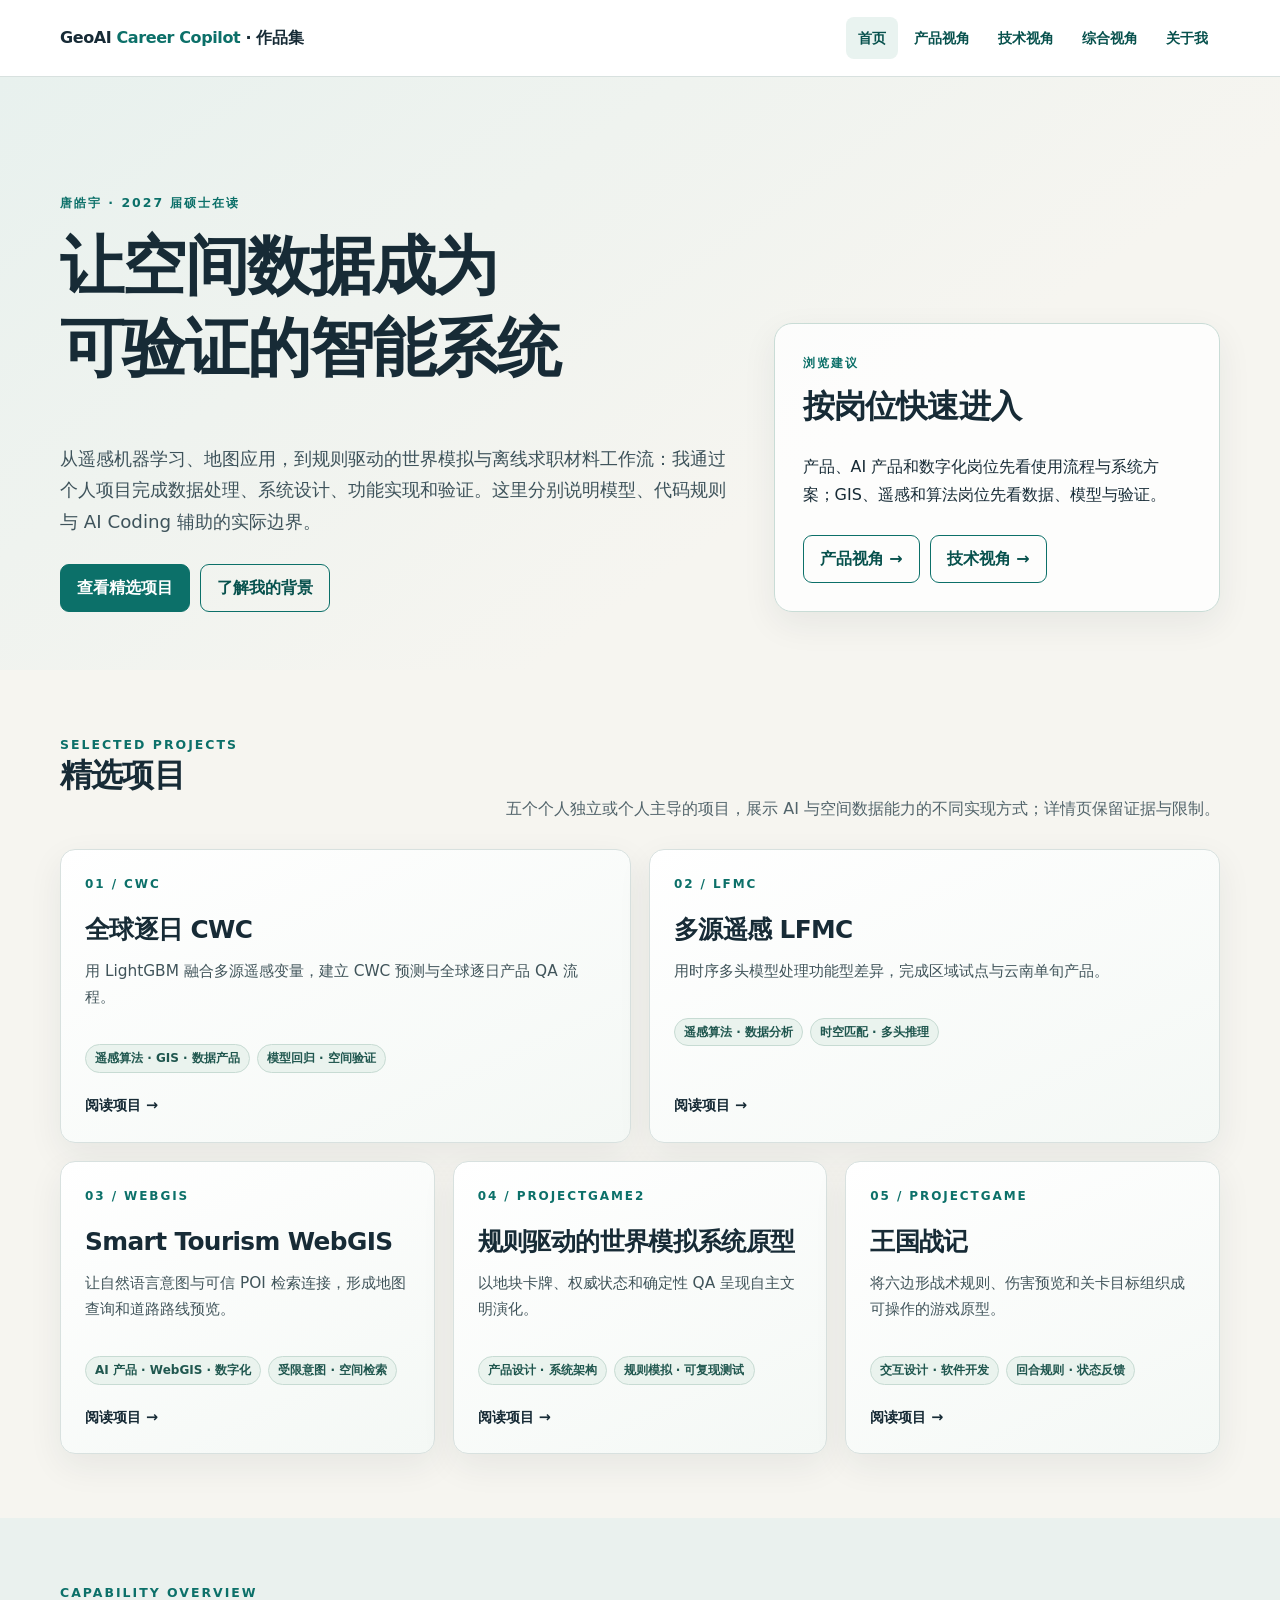
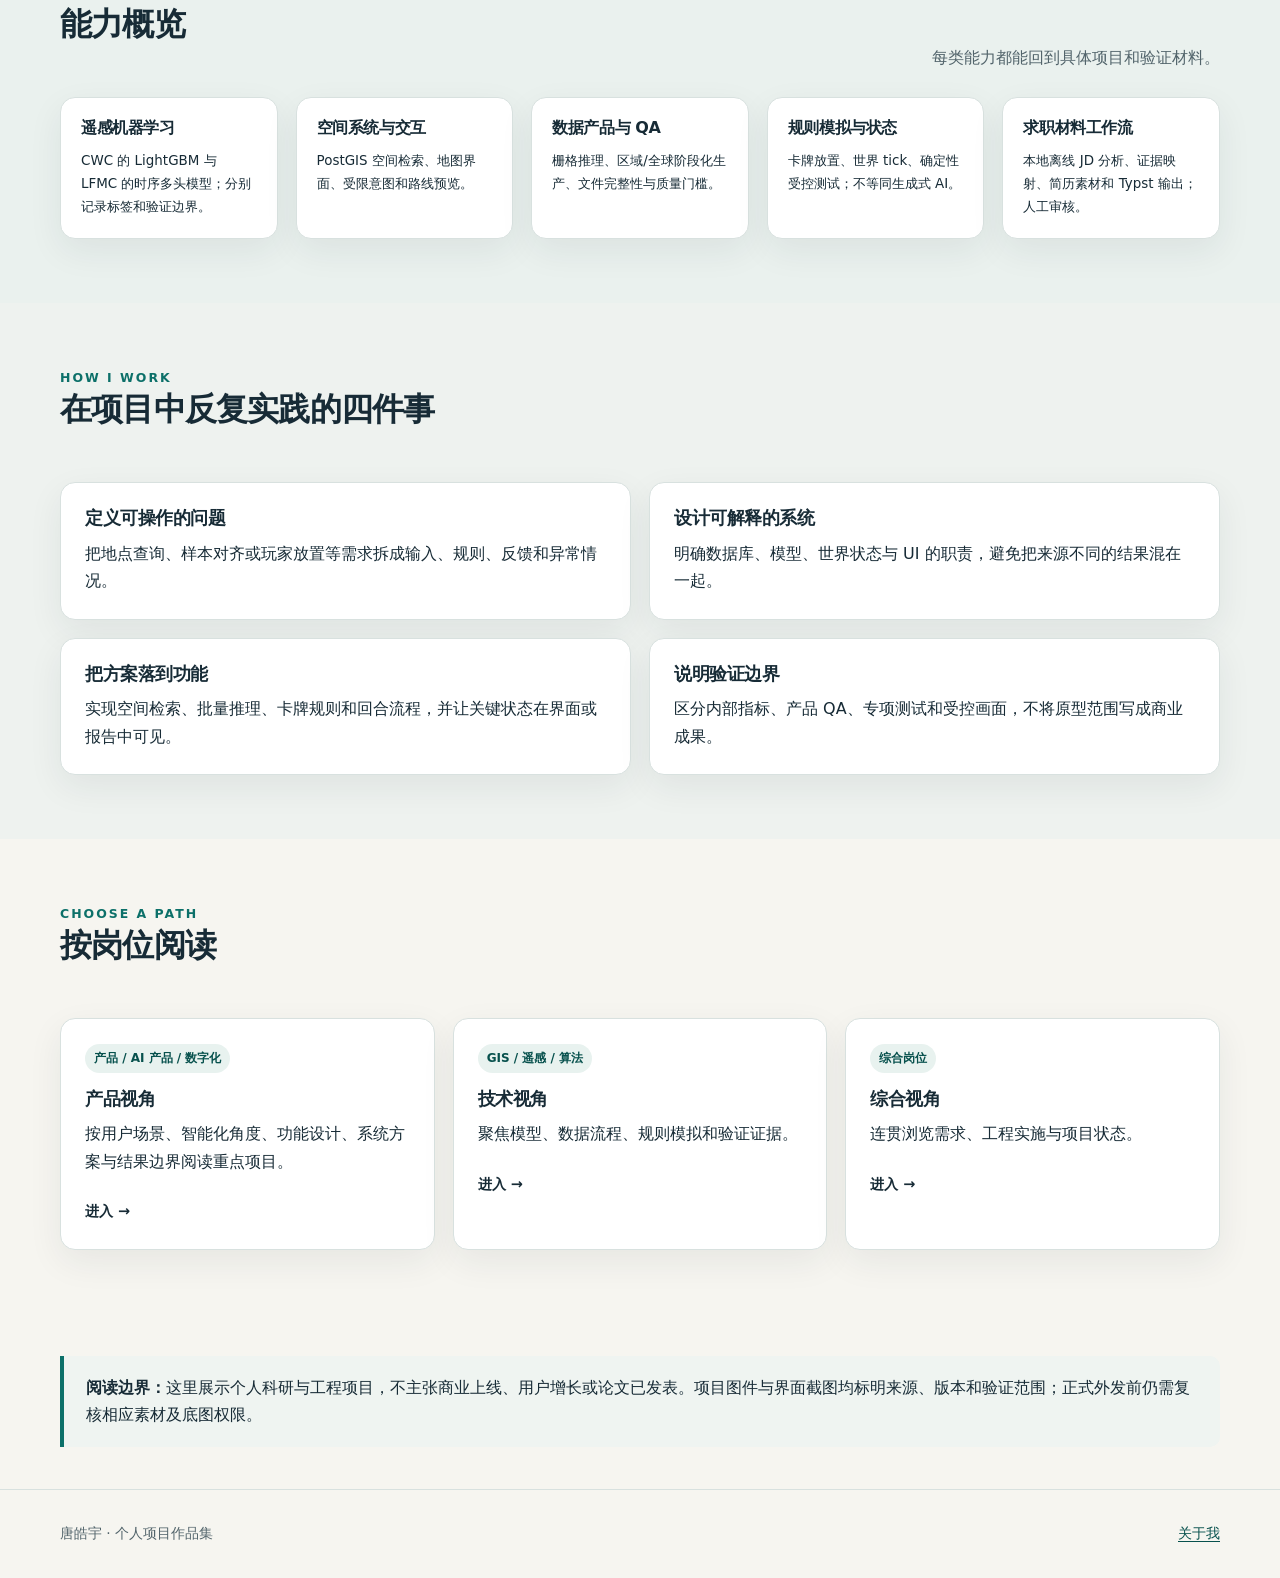
<file: index.html>
<!doctype html>
<html lang="zh-CN">
<head><meta charset="utf-8"><meta name="viewport" content="width=device-width, initial-scale=1"><meta name="description" content="唐皓宇的 GeoAI、遥感机器学习、空间产品与规则模拟作品集。"><title>唐皓宇｜个人作品集</title><link rel="stylesheet" href="assets/site.css"></head>
<body>
<header class="site-header"><div class="wrap header-inner"><a class="brand" href="index.html">GeoAI <span>Career Copilot</span> · 作品集</a><nav class="site-nav" aria-label="主导航"><a href="index.html" aria-current="page">首页</a><a href="product.html">产品视角</a><a href="technical.html">技术视角</a><a href="general.html">综合视角</a><a href="about.html">关于我</a></nav></div></header>
<main>
<section class="hero"><div class="wrap hero-grid"><div><p class="eyebrow">唐皓宇 · 2027 届硕士在读</p><h1>让空间数据成为<br>可验证的智能系统</h1><p class="lead">从遥感机器学习、地图应用，到规则驱动的世界模拟与离线求职材料工作流：我通过个人项目完成数据处理、系统设计、功能实现和验证。这里分别说明模型、代码规则与 AI Coding 辅助的实际边界。</p><div class="actions"><a class="button" href="#selected-projects">查看精选项目</a><a class="button secondary" href="about.html">了解我的背景</a></div></div><div class="hero-panel"><p class="eyebrow">浏览建议</p><h2>按岗位快速进入</h2><p>产品、AI 产品和数字化岗位先看使用流程与系统方案；GIS、遥感和算法岗位先看数据、模型与验证。</p><div class="actions"><a class="button secondary" href="product.html">产品视角 →</a><a class="button secondary" href="technical.html">技术视角 →</a></div></div></div></section>
<section class="section" id="selected-projects"><div class="wrap"><div class="section-heading"><div><p class="eyebrow">Selected Projects</p><h2>精选项目</h2></div><p class="muted">五个个人独立或个人主导的项目，展示 AI 与空间数据能力的不同实现方式；详情页保留证据与限制。</p></div><div class="project-gallery"><a class="card card-link project-card featured" href="projects/CWC.html"><span class="project-letter">01 / CWC</span><h3>全球逐日 CWC</h3><p>用 LightGBM 融合多源遥感变量，建立 CWC 预测与全球逐日产品 QA 流程。</p><div class="role-tags"><span>遥感算法 · GIS · 数据产品</span><span>模型回归 · 空间验证</span></div><span class="jump">阅读项目 →</span></a>
<a class="card card-link project-card featured" href="projects/LFMC.html"><span class="project-letter">02 / LFMC</span><h3>多源遥感 LFMC</h3><p>用时序多头模型处理功能型差异，完成区域试点与云南单旬产品。</p><div class="role-tags"><span>遥感算法 · 数据分析</span><span>时空匹配 · 多头推理</span></div><span class="jump">阅读项目 →</span></a>
<a class="card card-link project-card" href="projects/WebGIS.html"><span class="project-letter">03 / WEBGIS</span><h3>Smart Tourism WebGIS</h3><p>让自然语言意图与可信 POI 检索连接，形成地图查询和道路路线预览。</p><div class="role-tags"><span>AI 产品 · WebGIS · 数字化</span><span>受限意图 · 空间检索</span></div><span class="jump">阅读项目 →</span></a>
<a class="card card-link project-card" href="projects/ProjectGame2.html"><span class="project-letter">04 / PROJECTGAME2</span><h3>规则驱动的世界模拟系统原型</h3><p>以地块卡牌、权威状态和确定性 QA 呈现自主文明演化。</p><div class="role-tags"><span>产品设计 · 系统架构</span><span>规则模拟 · 可复现测试</span></div><span class="jump">阅读项目 →</span></a>
<a class="card card-link project-card" href="projects/ProjectGame.html"><span class="project-letter">05 / PROJECTGAME</span><h3>王国战记</h3><p>将六边形战术规则、伤害预览和关卡目标组织成可操作的游戏原型。</p><div class="role-tags"><span>交互设计 · 软件开发</span><span>回合规则 · 状态反馈</span></div><span class="jump">阅读项目 →</span></a></div></div></section>
<section class="section capability-section"><div class="wrap"><div class="section-heading"><div><p class="eyebrow">Capability Overview</p><h2>能力概览</h2></div><p class="muted">每类能力都能回到具体项目和验证材料。</p></div><div class="grid capability-grid"><a class="card card-link" href="projects/CWC.html"><h3>遥感机器学习</h3><p>CWC 的 LightGBM 与 LFMC 的时序多头模型；分别记录标签和验证边界。</p></a><a class="card card-link" href="projects/WebGIS.html"><h3>空间系统与交互</h3><p>PostGIS 空间检索、地图界面、受限意图和路线预览。</p></a><a class="card card-link" href="projects/LFMC.html"><h3>数据产品与 QA</h3><p>栅格推理、区域/全球阶段化生产、文件完整性与质量门槛。</p></a><a class="card card-link" href="projects/ProjectGame2.html"><h3>规则模拟与状态</h3><p>卡牌放置、世界 tick、确定性受控测试；不等同生成式 AI。</p></a><a class="card card-link" href="technical.html#agent-workflow"><h3>求职材料工作流</h3><p>本地离线 JD 分析、证据映射、简历素材和 Typst 输出；人工审核。</p></a></div></div></section>
<section class="section" style="background:#eef2ef"><div class="wrap"><div class="section-heading"><div><p class="eyebrow">How I Work</p><h2>在项目中反复实践的四件事</h2></div></div><div class="grid two"><div class="card"><h3>定义可操作的问题</h3><p>把地点查询、样本对齐或玩家放置等需求拆成输入、规则、反馈和异常情况。</p></div><div class="card"><h3>设计可解释的系统</h3><p>明确数据库、模型、世界状态与 UI 的职责，避免把来源不同的结果混在一起。</p></div><div class="card"><h3>把方案落到功能</h3><p>实现空间检索、批量推理、卡牌规则和回合流程，并让关键状态在界面或报告中可见。</p></div><div class="card"><h3>说明验证边界</h3><p>区分内部指标、产品 QA、专项测试和受控画面，不将原型范围写成商业成果。</p></div></div></div></section>
<section class="section"><div class="wrap"><div class="section-heading"><div><p class="eyebrow">Choose a Path</p><h2>按岗位阅读</h2></div></div><div class="grid"><a class="card card-link" href="product.html"><span class="tag">产品 / AI 产品 / 数字化</span><h3>产品视角</h3><p>按用户场景、智能化角度、功能设计、系统方案与结果边界阅读重点项目。</p><span class="jump">进入 →</span></a><a class="card card-link" href="technical.html"><span class="tag">GIS / 遥感 / 算法</span><h3>技术视角</h3><p>聚焦模型、数据流程、规则模拟和验证证据。</p><span class="jump">进入 →</span></a><a class="card card-link" href="general.html"><span class="tag">综合岗位</span><h3>综合视角</h3><p>连贯浏览需求、工程实施与项目状态。</p><span class="jump">进入 →</span></a></div></div></section>
<section class="section compact"><div class="wrap notice"><strong>阅读边界：</strong>这里展示个人科研与工程项目，不主张商业上线、用户增长或论文已发表。项目图件与界面截图均标明来源、版本和验证范围；正式外发前仍需复核相应素材及底图权限。</div></section>
</main><footer class="site-footer"><div class="wrap"><span>唐皓宇 · 个人项目作品集</span><a href="about.html">关于我</a></div></footer>
</body></html>
</file>
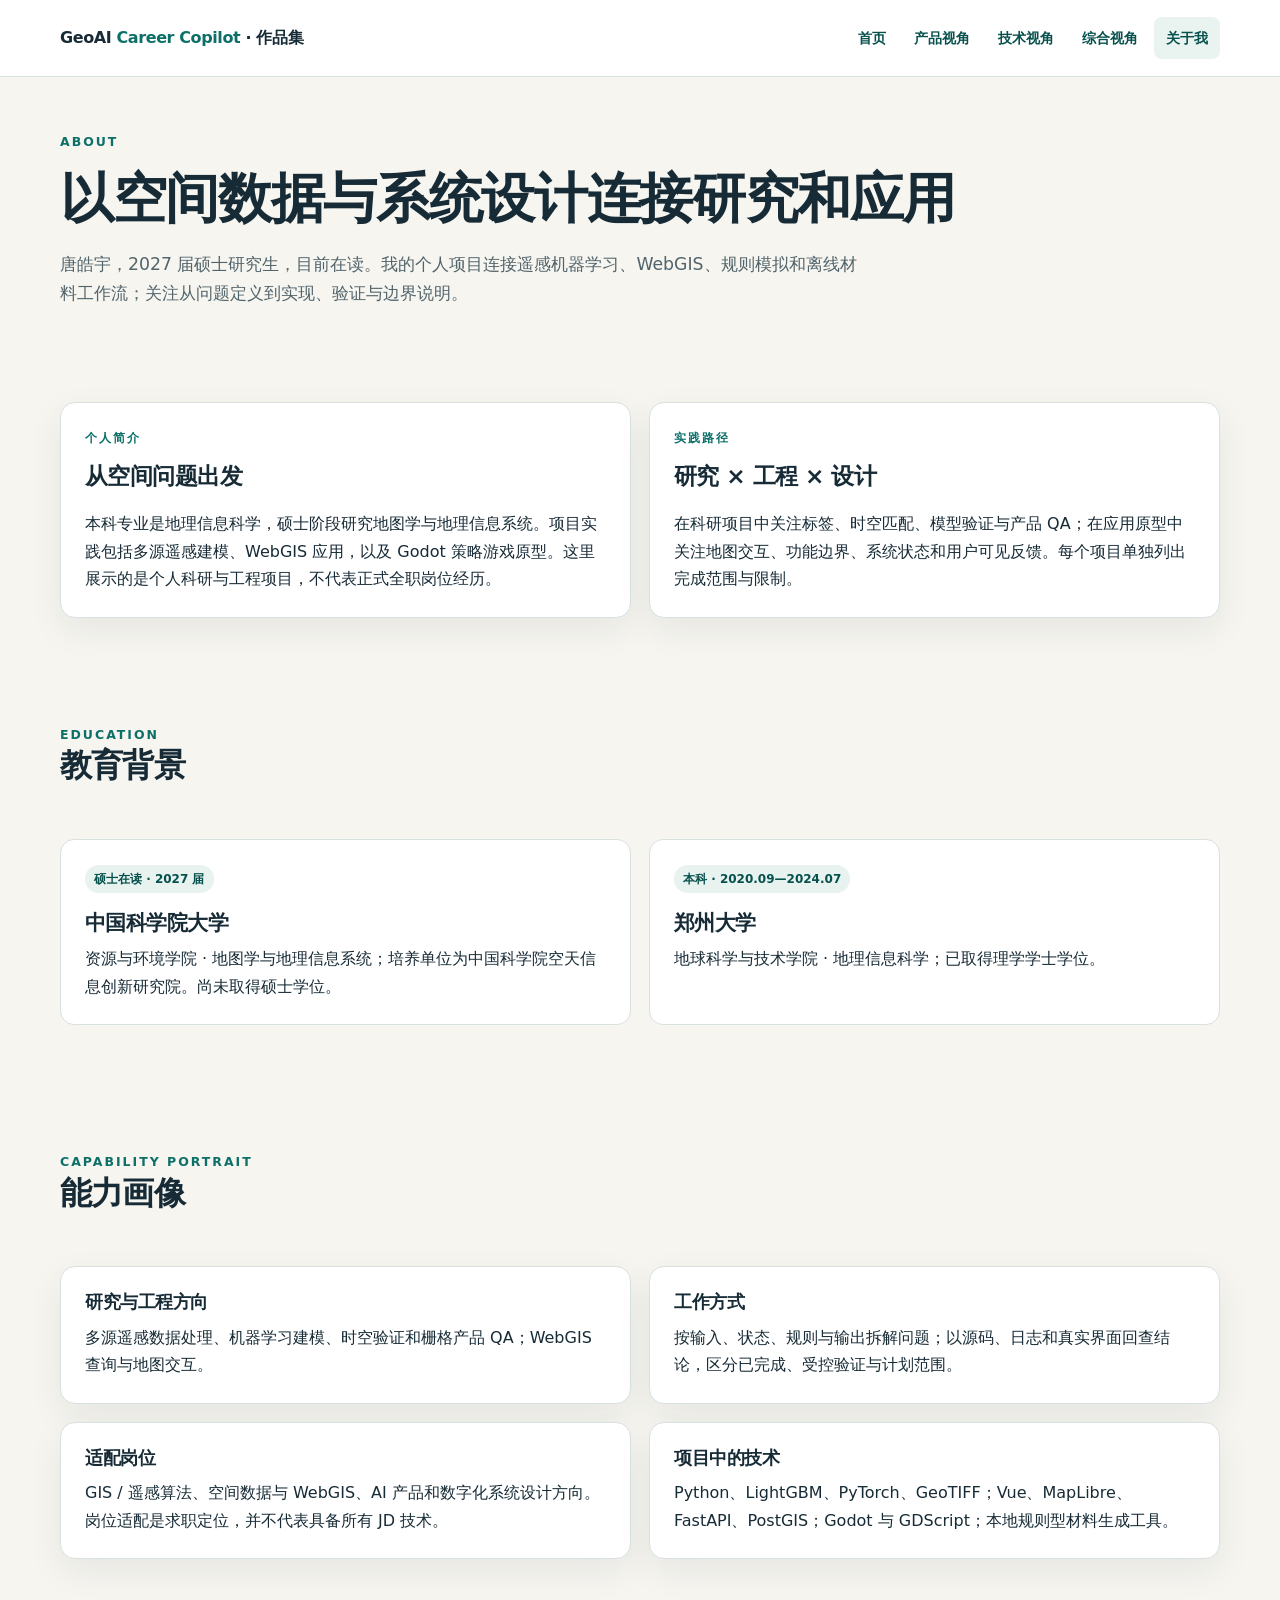
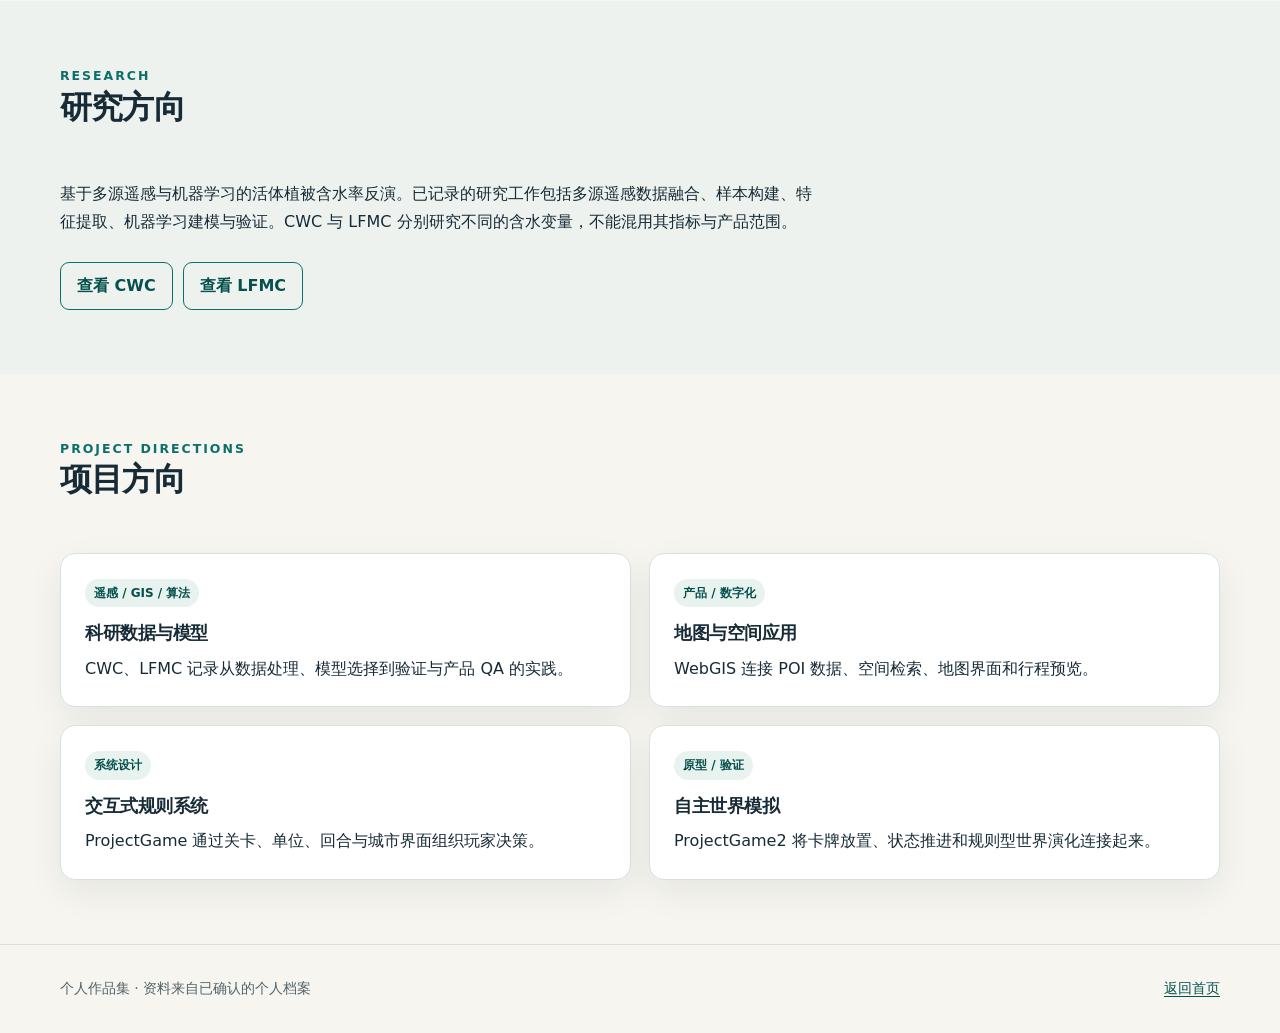
<file: about.html>
<!doctype html>
<html lang="zh-CN">
<head><meta charset="utf-8"><meta name="viewport" content="width=device-width, initial-scale=1"><meta name="description" content="唐皓宇的教育、研究方向与个人项目实践。"><title>关于我｜个人作品集</title><link rel="stylesheet" href="assets/site.css"></head>
<body>
<header class="site-header"><div class="wrap header-inner"><a class="brand" href="index.html">GeoAI <span>Career Copilot</span> · 作品集</a><nav class="site-nav" aria-label="主导航"><a href="index.html">首页</a><a href="product.html">产品视角</a><a href="technical.html">技术视角</a><a href="general.html">综合视角</a><a href="about.html" aria-current="page">关于我</a></nav></div></header>
<main>
<div class="wrap page-title"><p class="eyebrow">About</p><h1>以空间数据与系统设计连接研究和应用</h1><p class="lead">唐皓宇，2027 届硕士研究生，目前在读。我的个人项目连接遥感机器学习、WebGIS、规则模拟和离线材料工作流；关注从问题定义到实现、验证与边界说明。</p></div>
<section class="section compact"><div class="wrap about-grid"><div class="card"><p class="eyebrow">个人简介</p><h2>从空间问题出发</h2><p>本科专业是地理信息科学，硕士阶段研究地图学与地理信息系统。项目实践包括多源遥感建模、WebGIS 应用，以及 Godot 策略游戏原型。这里展示的是个人科研与工程项目，不代表正式全职岗位经历。</p></div><div class="card"><p class="eyebrow">实践路径</p><h2>研究 × 工程 × 设计</h2><p>在科研项目中关注标签、时空匹配、模型验证与产品 QA；在应用原型中关注地图交互、功能边界、系统状态和用户可见反馈。每个项目单独列出完成范围与限制。</p></div></div></section>
<section class="section"><div class="wrap"><div class="section-heading"><div><p class="eyebrow">Education</p><h2>教育背景</h2></div></div><div class="education-list"><div class="education-item"><span class="tag">硕士在读 · 2027 届</span><h3>中国科学院大学</h3><p>资源与环境学院 · 地图学与地理信息系统；培养单位为中国科学院空天信息创新研究院。尚未取得硕士学位。</p></div><div class="education-item"><span class="tag">本科 · 2020.09—2024.07</span><h3>郑州大学</h3><p>地球科学与技术学院 · 地理信息科学；已取得理学学士学位。</p></div></div></div></section>
<section class="section compact"><div class="wrap"><div class="section-heading"><div><p class="eyebrow">Capability Portrait</p><h2>能力画像</h2></div></div><div class="grid two"><div class="card"><h3>研究与工程方向</h3><p>多源遥感数据处理、机器学习建模、时空验证和栅格产品 QA；WebGIS 查询与地图交互。</p></div><div class="card"><h3>工作方式</h3><p>按输入、状态、规则与输出拆解问题；以源码、日志和真实界面回查结论，区分已完成、受控验证与计划范围。</p></div><div class="card"><h3>适配岗位</h3><p>GIS / 遥感算法、空间数据与 WebGIS、AI 产品和数字化系统设计方向。岗位适配是求职定位，并不代表具备所有 JD 技术。</p></div><div class="card"><h3>项目中的技术</h3><p>Python、LightGBM、PyTorch、GeoTIFF；Vue、MapLibre、FastAPI、PostGIS；Godot 与 GDScript；本地规则型材料生成工具。</p></div></div></div></section>
<section class="section" style="background:#eef2ef"><div class="wrap"><div class="section-heading"><div><p class="eyebrow">Research</p><h2>研究方向</h2></div></div><p class="editorial">基于多源遥感与机器学习的活体植被含水率反演。已记录的研究工作包括多源遥感数据融合、样本构建、特征提取、机器学习建模与验证。CWC 与 LFMC 分别研究不同的含水变量，不能混用其指标与产品范围。</p><div class="actions"><a class="button secondary" href="projects/CWC.html">查看 CWC</a><a class="button secondary" href="projects/LFMC.html">查看 LFMC</a></div></div></section>
<section class="section"><div class="wrap"><div class="section-heading"><div><p class="eyebrow">Project Directions</p><h2>项目方向</h2></div></div><div class="grid two"><a class="card card-link" href="technical.html"><span class="tag">遥感 / GIS / 算法</span><h3>科研数据与模型</h3><p>CWC、LFMC 记录从数据处理、模型选择到验证与产品 QA 的实践。</p></a><a class="card card-link" href="projects/WebGIS.html"><span class="tag">产品 / 数字化</span><h3>地图与空间应用</h3><p>WebGIS 连接 POI 数据、空间检索、地图界面和行程预览。</p></a><a class="card card-link" href="projects/ProjectGame.html"><span class="tag">系统设计</span><h3>交互式规则系统</h3><p>ProjectGame 通过关卡、单位、回合与城市界面组织玩家决策。</p></a><a class="card card-link" href="projects/ProjectGame2.html"><span class="tag">原型 / 验证</span><h3>自主世界模拟</h3><p>ProjectGame2 将卡牌放置、状态推进和规则型世界演化连接起来。</p></a></div></div></section>
</main><footer class="site-footer"><div class="wrap"><span>个人作品集 · 资料来自已确认的个人档案</span><a href="index.html">返回首页</a></div></footer>
</body></html>
</file>
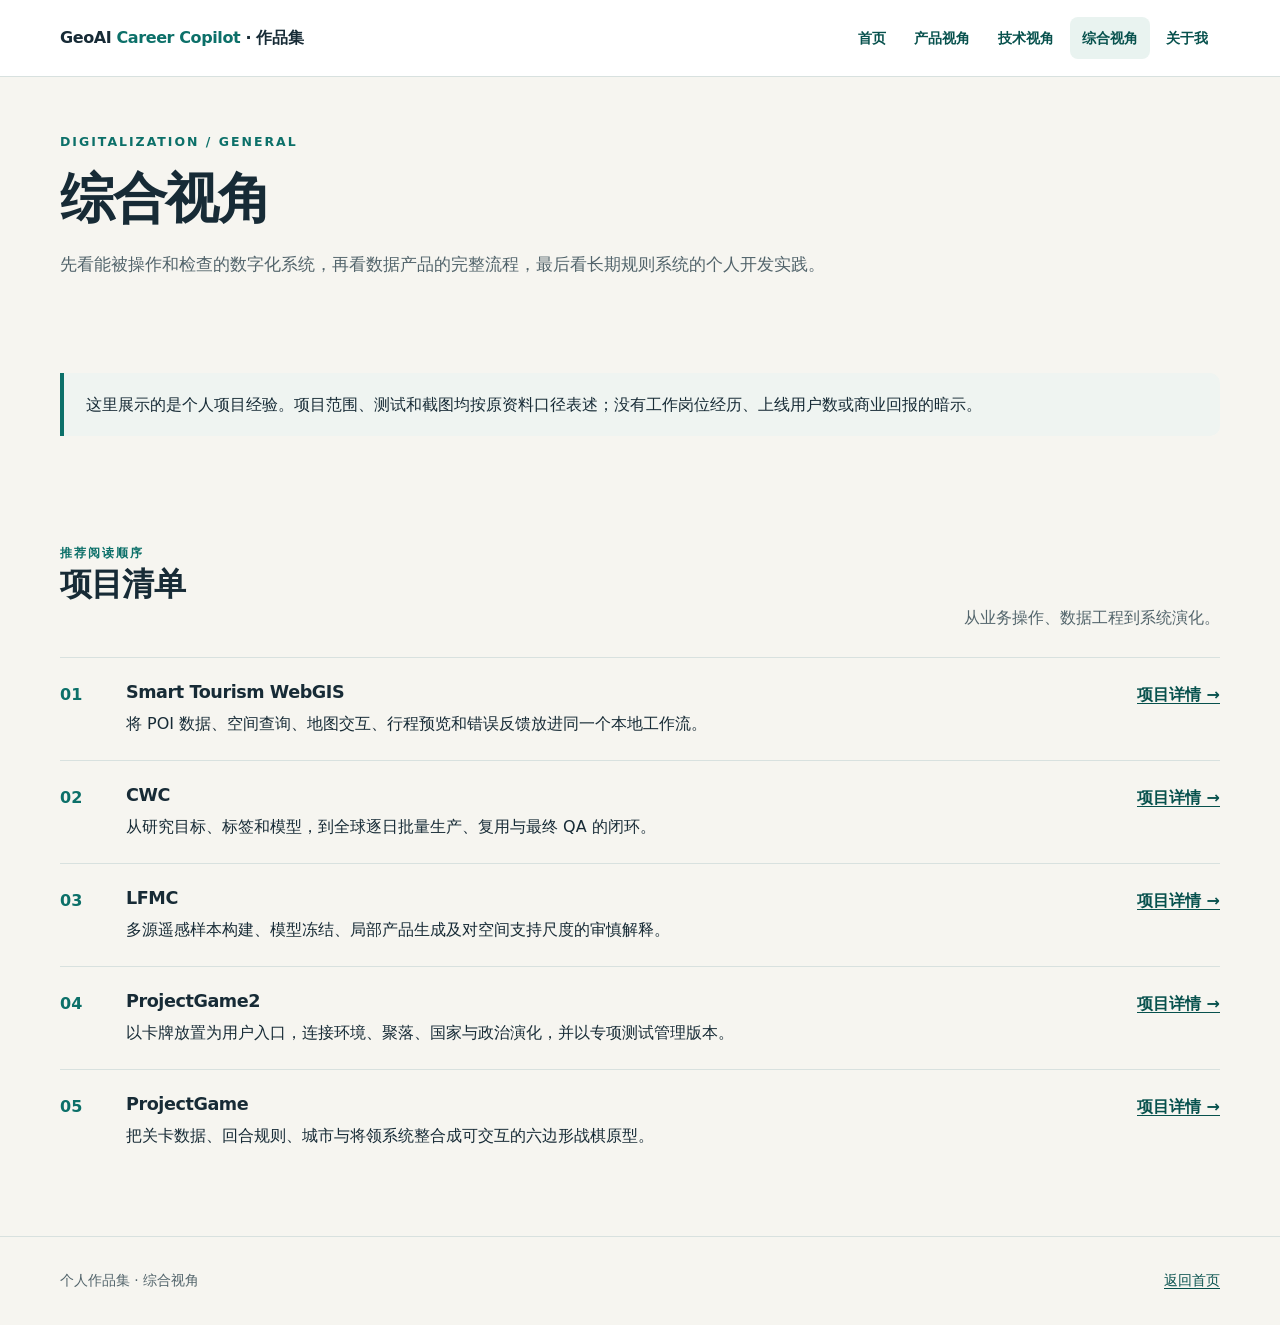
<file: general.html>
<!doctype html>
<html lang="zh-CN"><head><meta charset="utf-8"><meta name="viewport" content="width=device-width, initial-scale=1"><meta name="description" content="从数字化和综合岗位视角阅读五个个人项目。"><title>综合视角｜个人作品集</title><link rel="stylesheet" href="assets/site.css"></head><body><header class="site-header"><div class="wrap header-inner"><a class="brand" href="index.html">GeoAI <span>Career Copilot</span> · 作品集</a><nav class="site-nav" aria-label="主导航"><a href="index.html">首页</a><a href="product.html">产品视角</a><a href="technical.html">技术视角</a><a href="general.html" aria-current="page">综合视角</a><a href="about.html">关于我</a></nav></div></header><main><div class="wrap page-title"><p class="eyebrow">Digitalization / General</p><h1>综合视角</h1><p class="lead">先看能被操作和检查的数字化系统，再看数据产品的完整流程，最后看长期规则系统的个人开发实践。</p></div><section class="section compact"><div class="wrap notice">这里展示的是个人项目经验。项目范围、测试和截图均按原资料口径表述；没有工作岗位经历、上线用户数或商业回报的暗示。</div></section><section class="section"><div class="wrap"><div class="section-heading"><div><p class="eyebrow">推荐阅读顺序</p><h2>项目清单</h2></div><p class="muted">从业务操作、数据工程到系统演化。</p></div><div class="project-index"><div class="project-row"><div><h3>Smart Tourism WebGIS</h3><p>将 POI 数据、空间查询、地图交互、行程预览和错误反馈放进同一个本地工作流。</p></div><a class="row-link" href="projects/WebGIS.html">项目详情 →</a></div><div class="project-row"><div><h3>CWC</h3><p>从研究目标、标签和模型，到全球逐日批量生产、复用与最终 QA 的闭环。</p></div><a class="row-link" href="projects/CWC.html">项目详情 →</a></div><div class="project-row"><div><h3>LFMC</h3><p>多源遥感样本构建、模型冻结、局部产品生成及对空间支持尺度的审慎解释。</p></div><a class="row-link" href="projects/LFMC.html">项目详情 →</a></div><div class="project-row"><div><h3>ProjectGame2</h3><p>以卡牌放置为用户入口，连接环境、聚落、国家与政治演化，并以专项测试管理版本。</p></div><a class="row-link" href="projects/ProjectGame2.html">项目详情 →</a></div><div class="project-row"><div><h3>ProjectGame</h3><p>把关卡数据、回合规则、城市与将领系统整合成可交互的六边形战棋原型。</p></div><a class="row-link" href="projects/ProjectGame.html">项目详情 →</a></div></div></div></section></main><footer class="site-footer"><div class="wrap"><span>个人作品集 · 综合视角</span><a href="index.html">返回首页</a></div></footer></body></html>
</file>
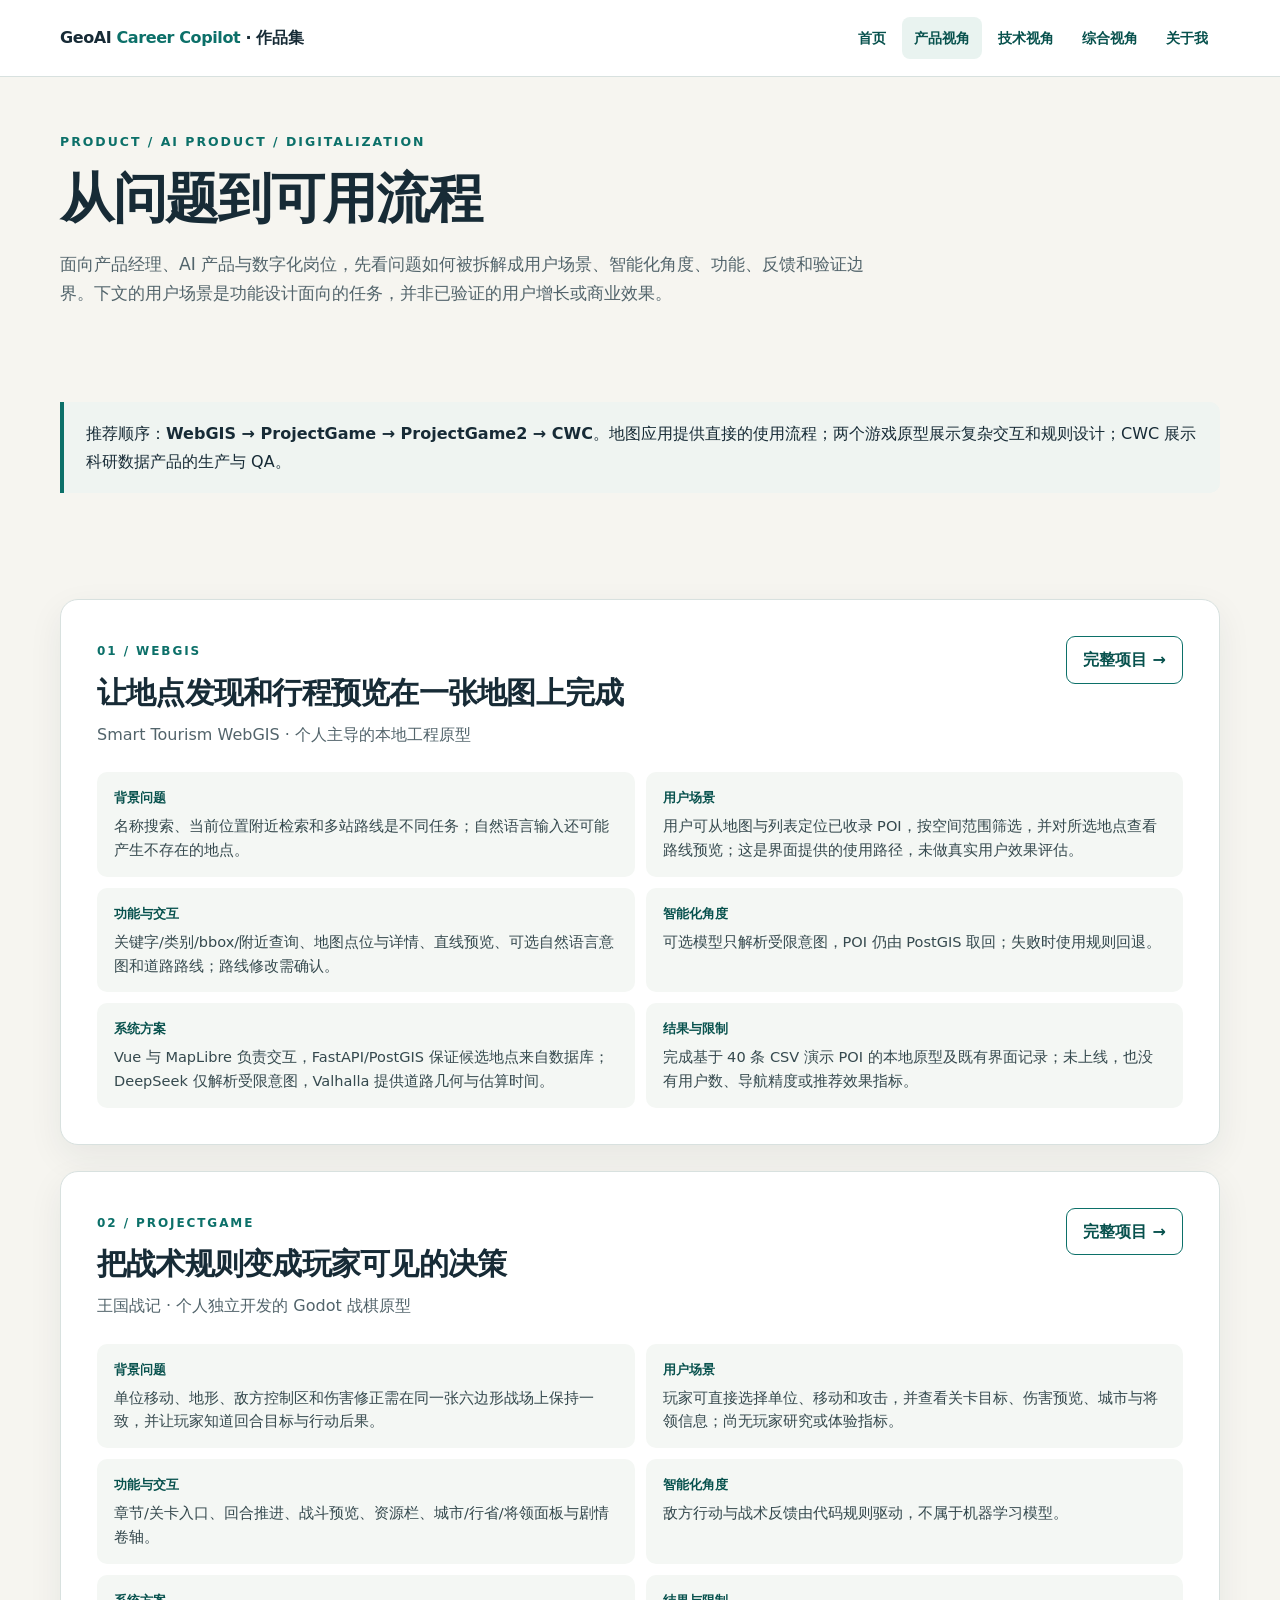
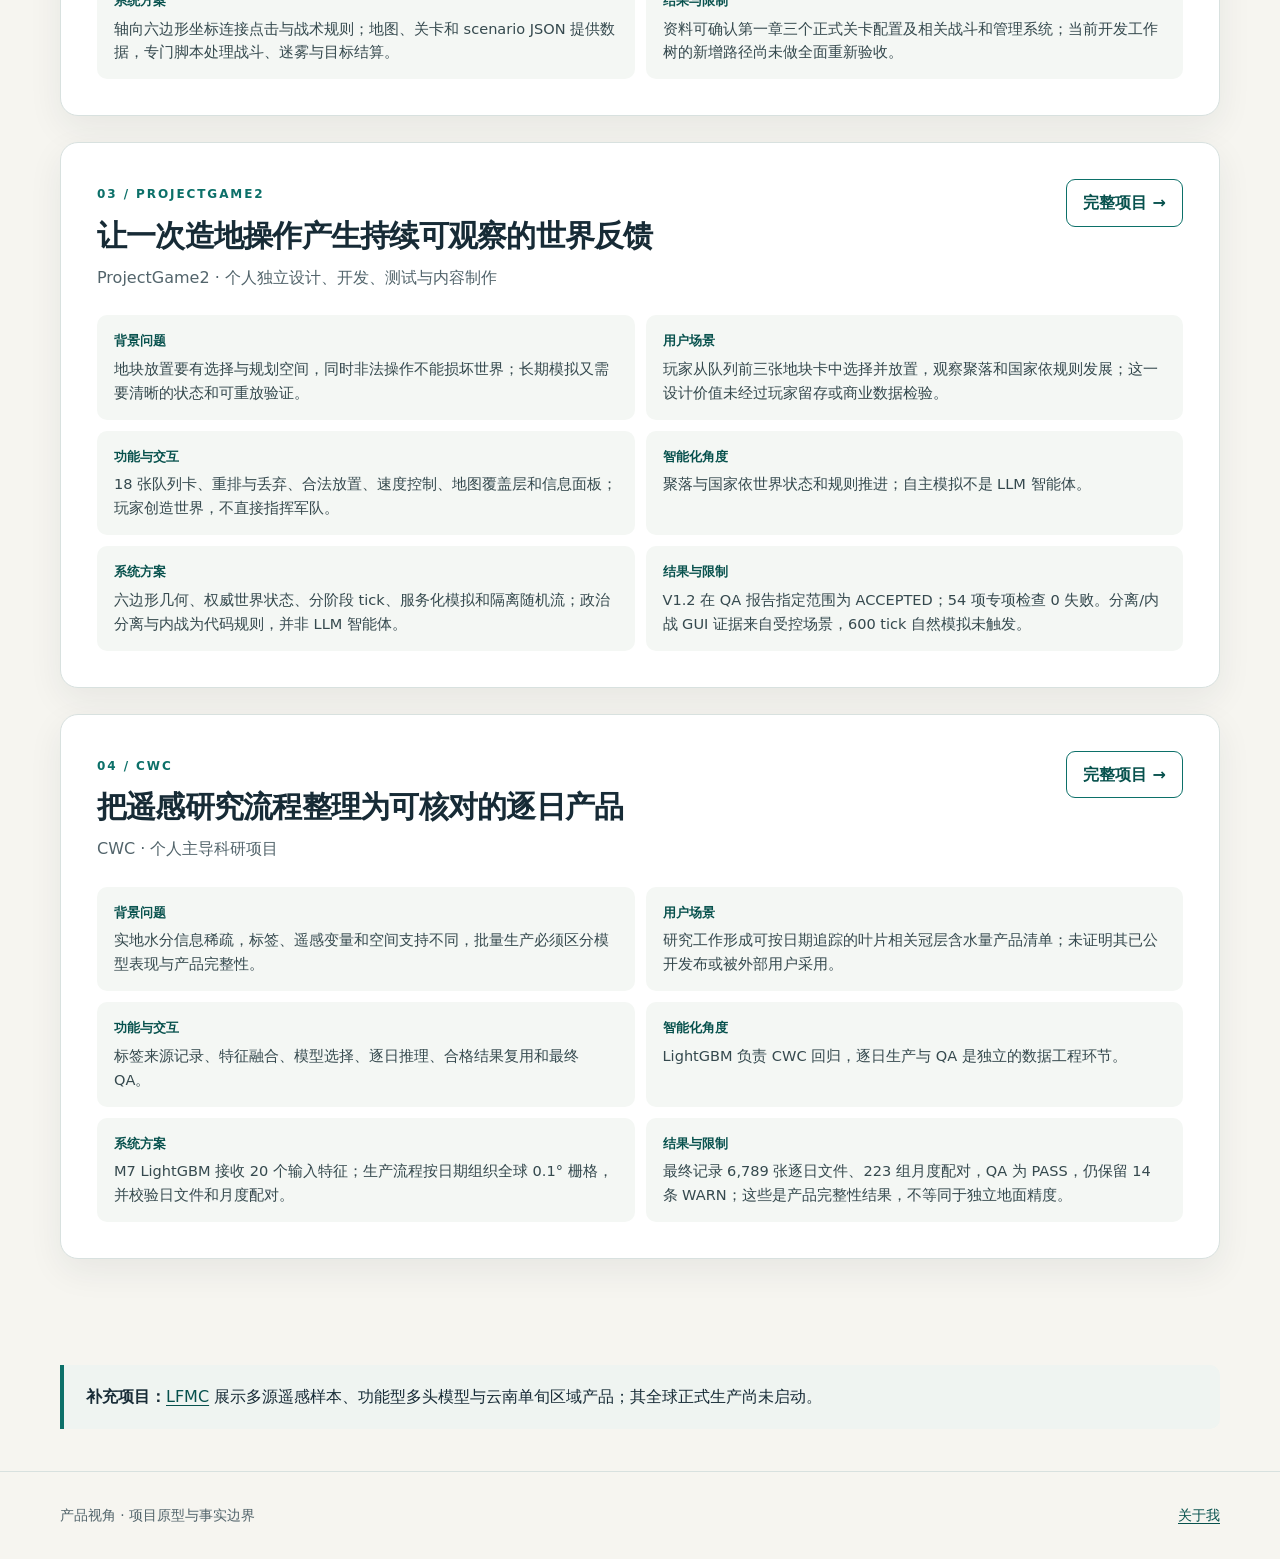
<file: product.html>
<!doctype html>
<html lang="zh-CN">
<head><meta charset="utf-8"><meta name="viewport" content="width=device-width, initial-scale=1"><meta name="description" content="从问题、用户场景、智能化角度、功能设计、系统方案、结果与限制阅读四个重点项目。"><title>产品视角｜个人作品集</title><link rel="stylesheet" href="assets/site.css"></head>
<body>
<header class="site-header"><div class="wrap header-inner"><a class="brand" href="index.html">GeoAI <span>Career Copilot</span> · 作品集</a><nav class="site-nav" aria-label="主导航"><a href="index.html">首页</a><a href="product.html" aria-current="page">产品视角</a><a href="technical.html">技术视角</a><a href="general.html">综合视角</a><a href="about.html">关于我</a></nav></div></header>
<main>
<div class="wrap page-title"><p class="eyebrow">Product / AI Product / Digitalization</p><h1>从问题到可用流程</h1><p class="lead">面向产品经理、AI 产品与数字化岗位，先看问题如何被拆解成用户场景、智能化角度、功能、反馈和验证边界。下文的用户场景是功能设计面向的任务，并非已验证的用户增长或商业效果。</p></div>
<section class="section compact"><div class="wrap"><div class="notice">推荐顺序：<strong>WebGIS → ProjectGame → ProjectGame2 → CWC</strong>。地图应用提供直接的使用流程；两个游戏原型展示复杂交互和规则设计；CWC 展示科研数据产品的生产与 QA。</div></div></section>
<section class="section"><div class="wrap case-list">
<article class="case-card"><div class="case-head"><div><span class="project-letter">01 / WEBGIS</span><h2>让地点发现和行程预览在一张地图上完成</h2><p class="muted">Smart Tourism WebGIS · 个人主导的本地工程原型</p></div><a class="button secondary" href="projects/WebGIS.html">完整项目 →</a></div><dl class="case-facts"><div><dt>背景问题</dt><dd>名称搜索、当前位置附近检索和多站路线是不同任务；自然语言输入还可能产生不存在的地点。</dd></div><div><dt>用户场景</dt><dd>用户可从地图与列表定位已收录 POI，按空间范围筛选，并对所选地点查看路线预览；这是界面提供的使用路径，未做真实用户效果评估。</dd></div><div><dt>功能与交互</dt><dd>关键字/类别/bbox/附近查询、地图点位与详情、直线预览、可选自然语言意图和道路路线；路线修改需确认。</dd></div><div><dt>智能化角度</dt><dd>可选模型只解析受限意图，POI 仍由 PostGIS 取回；失败时使用规则回退。</dd></div><div><dt>系统方案</dt><dd>Vue 与 MapLibre 负责交互，FastAPI/PostGIS 保证候选地点来自数据库；DeepSeek 仅解析受限意图，Valhalla 提供道路几何与估算时间。</dd></div><div><dt>结果与限制</dt><dd>完成基于 40 条 CSV 演示 POI 的本地原型及既有界面记录；未上线，也没有用户数、导航精度或推荐效果指标。</dd></div></dl></article>
<article class="case-card"><div class="case-head"><div><span class="project-letter">02 / PROJECTGAME</span><h2>把战术规则变成玩家可见的决策</h2><p class="muted">王国战记 · 个人独立开发的 Godot 战棋原型</p></div><a class="button secondary" href="projects/ProjectGame.html">完整项目 →</a></div><dl class="case-facts"><div><dt>背景问题</dt><dd>单位移动、地形、敌方控制区和伤害修正需在同一张六边形战场上保持一致，并让玩家知道回合目标与行动后果。</dd></div><div><dt>用户场景</dt><dd>玩家可直接选择单位、移动和攻击，并查看关卡目标、伤害预览、城市与将领信息；尚无玩家研究或体验指标。</dd></div><div><dt>功能与交互</dt><dd>章节/关卡入口、回合推进、战斗预览、资源栏、城市/行省/将领面板与剧情卷轴。</dd></div><div><dt>智能化角度</dt><dd>敌方行动与战术反馈由代码规则驱动，不属于机器学习模型。</dd></div><div><dt>系统方案</dt><dd>轴向六边形坐标连接点击与战术规则；地图、关卡和 scenario JSON 提供数据，专门脚本处理战斗、迷雾与目标结算。</dd></div><div><dt>结果与限制</dt><dd>资料可确认第一章三个正式关卡配置及相关战斗和管理系统；当前开发工作树的新增路径尚未做全面重新验收。</dd></div></dl></article>
<article class="case-card"><div class="case-head"><div><span class="project-letter">03 / PROJECTGAME2</span><h2>让一次造地操作产生持续可观察的世界反馈</h2><p class="muted">ProjectGame2 · 个人独立设计、开发、测试与内容制作</p></div><a class="button secondary" href="projects/ProjectGame2.html">完整项目 →</a></div><dl class="case-facts"><div><dt>背景问题</dt><dd>地块放置要有选择与规划空间，同时非法操作不能损坏世界；长期模拟又需要清晰的状态和可重放验证。</dd></div><div><dt>用户场景</dt><dd>玩家从队列前三张地块卡中选择并放置，观察聚落和国家依规则发展；这一设计价值未经过玩家留存或商业数据检验。</dd></div><div><dt>功能与交互</dt><dd>18 张队列卡、重排与丢弃、合法放置、速度控制、地图覆盖层和信息面板；玩家创造世界，不直接指挥军队。</dd></div><div><dt>智能化角度</dt><dd>聚落与国家依世界状态和规则推进；自主模拟不是 LLM 智能体。</dd></div><div><dt>系统方案</dt><dd>六边形几何、权威世界状态、分阶段 tick、服务化模拟和隔离随机流；政治分离与内战为代码规则，并非 LLM 智能体。</dd></div><div><dt>结果与限制</dt><dd>V1.2 在 QA 报告指定范围为 ACCEPTED；54 项专项检查 0 失败。分离/内战 GUI 证据来自受控场景，600 tick 自然模拟未触发。</dd></div></dl></article>
<article class="case-card"><div class="case-head"><div><span class="project-letter">04 / CWC</span><h2>把遥感研究流程整理为可核对的逐日产品</h2><p class="muted">CWC · 个人主导科研项目</p></div><a class="button secondary" href="projects/CWC.html">完整项目 →</a></div><dl class="case-facts"><div><dt>背景问题</dt><dd>实地水分信息稀疏，标签、遥感变量和空间支持不同，批量生产必须区分模型表现与产品完整性。</dd></div><div><dt>用户场景</dt><dd>研究工作形成可按日期追踪的叶片相关冠层含水量产品清单；未证明其已公开发布或被外部用户采用。</dd></div><div><dt>功能与交互</dt><dd>标签来源记录、特征融合、模型选择、逐日推理、合格结果复用和最终 QA。</dd></div><div><dt>智能化角度</dt><dd>LightGBM 负责 CWC 回归，逐日生产与 QA 是独立的数据工程环节。</dd></div><div><dt>系统方案</dt><dd>M7 LightGBM 接收 20 个输入特征；生产流程按日期组织全球 0.1° 栅格，并校验日文件和月度配对。</dd></div><div><dt>结果与限制</dt><dd>最终记录 6,789 张逐日文件、223 组月度配对，QA 为 PASS，仍保留 14 条 WARN；这些是产品完整性结果，不等同于独立地面精度。</dd></div></dl></article>
</div></section>
<section class="section compact"><div class="wrap notice"><strong>补充项目：</strong><a href="projects/LFMC.html">LFMC</a> 展示多源遥感样本、功能型多头模型与云南单旬区域产品；其全球正式生产尚未启动。</div></section>
</main><footer class="site-footer"><div class="wrap"><span>产品视角 · 项目原型与事实边界</span><a href="about.html">关于我</a></div></footer>
</body></html>
</file>
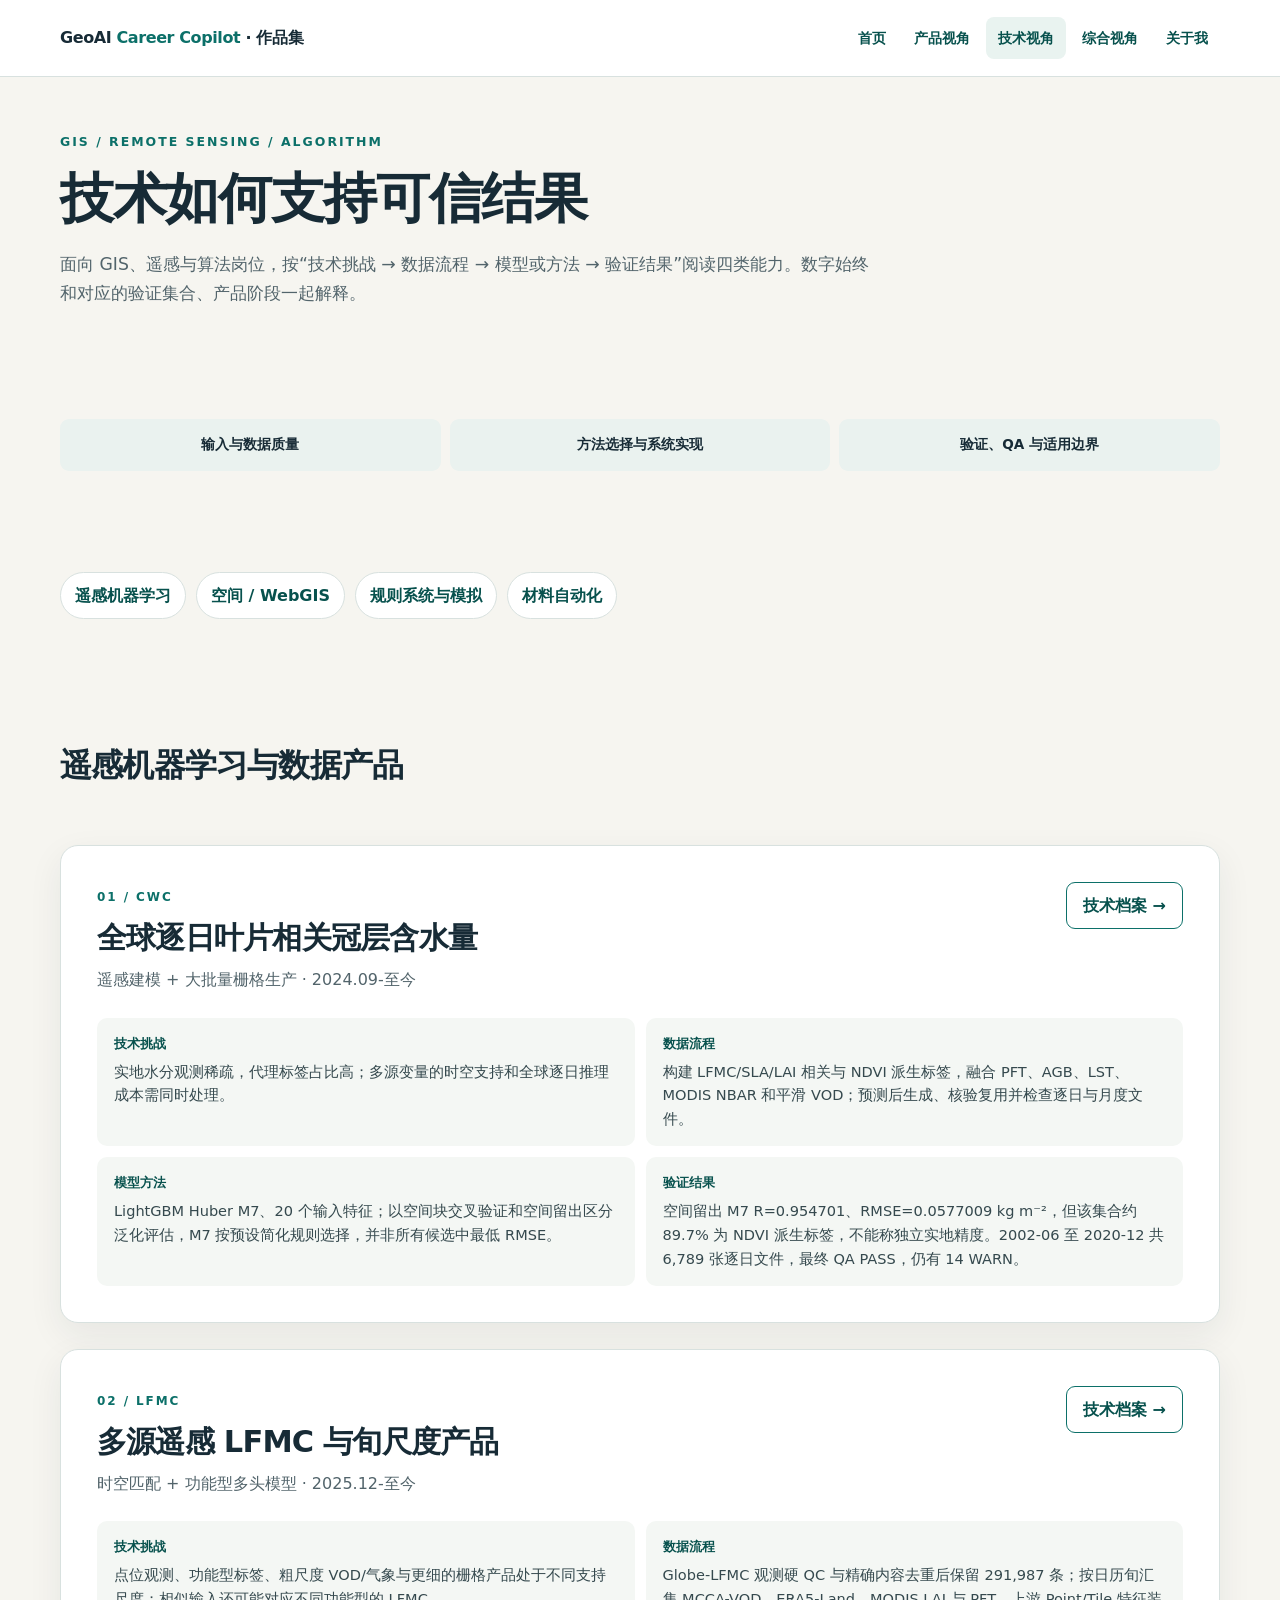
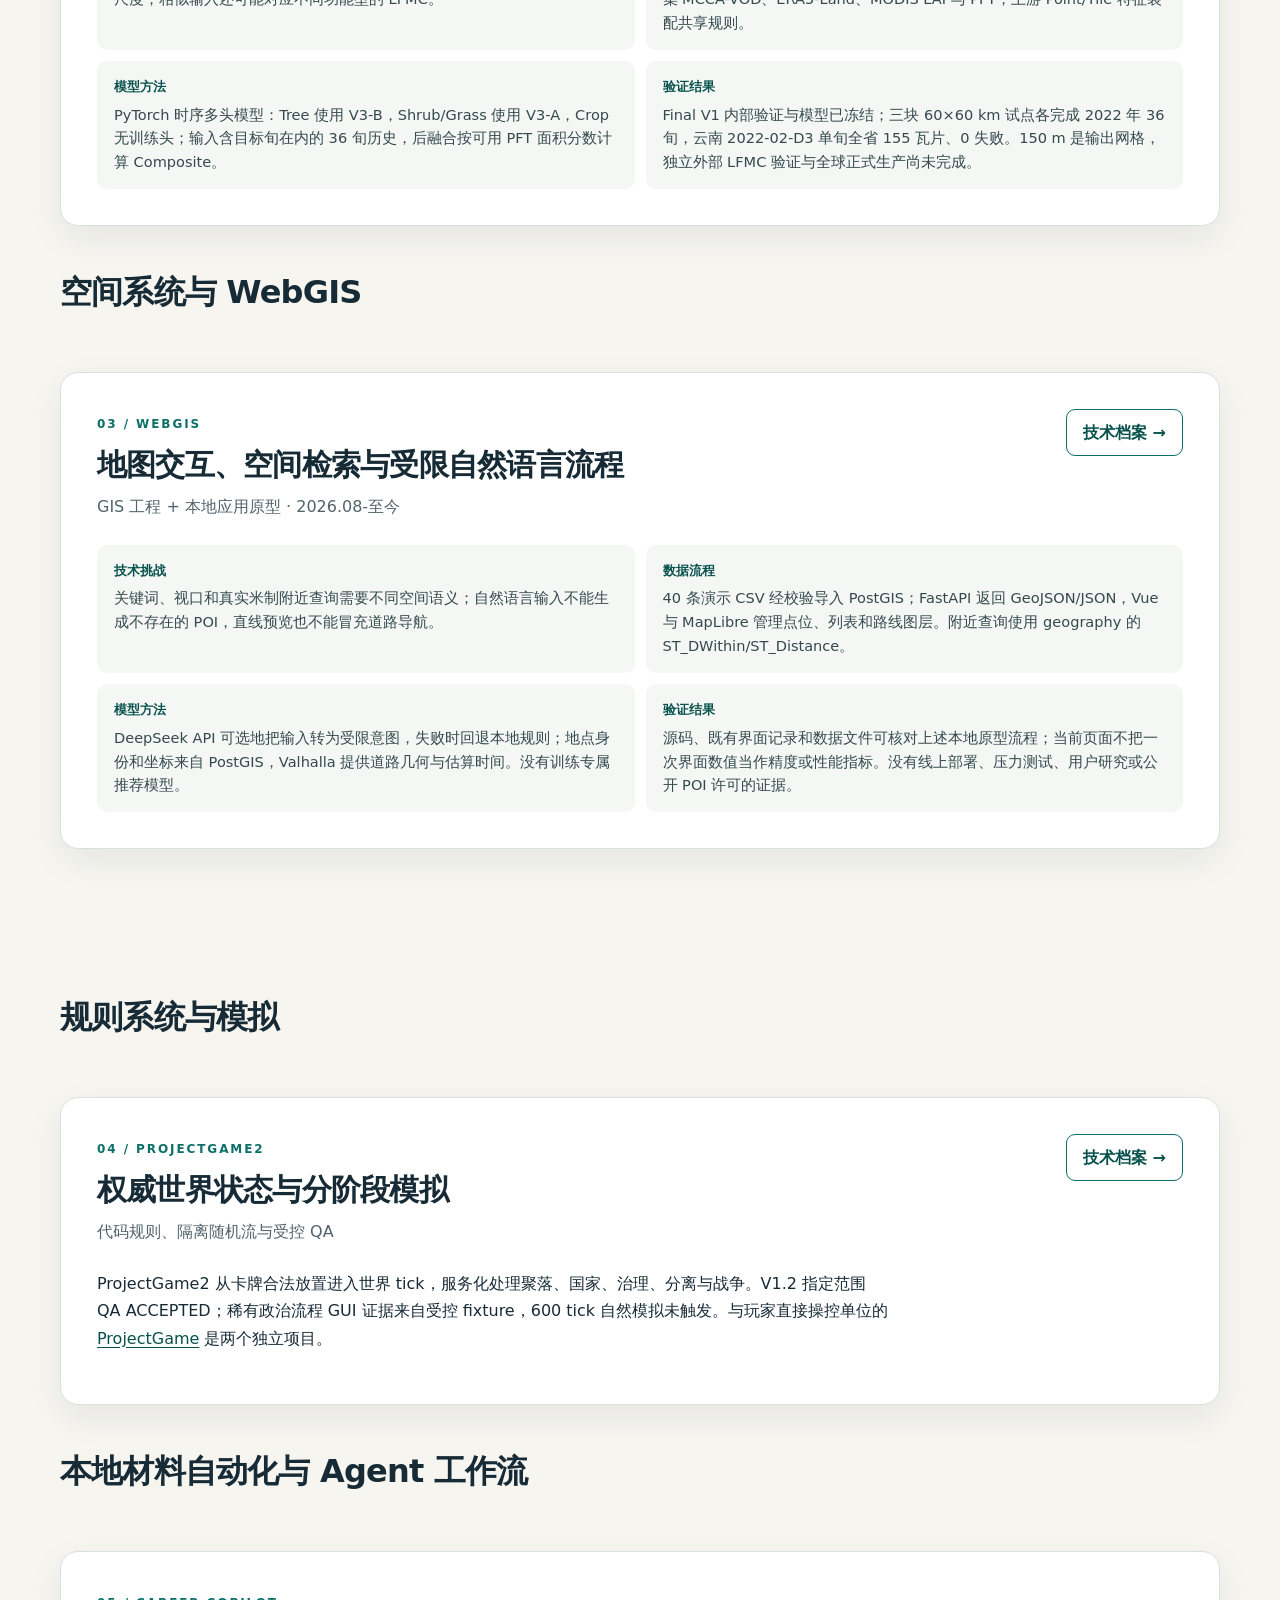
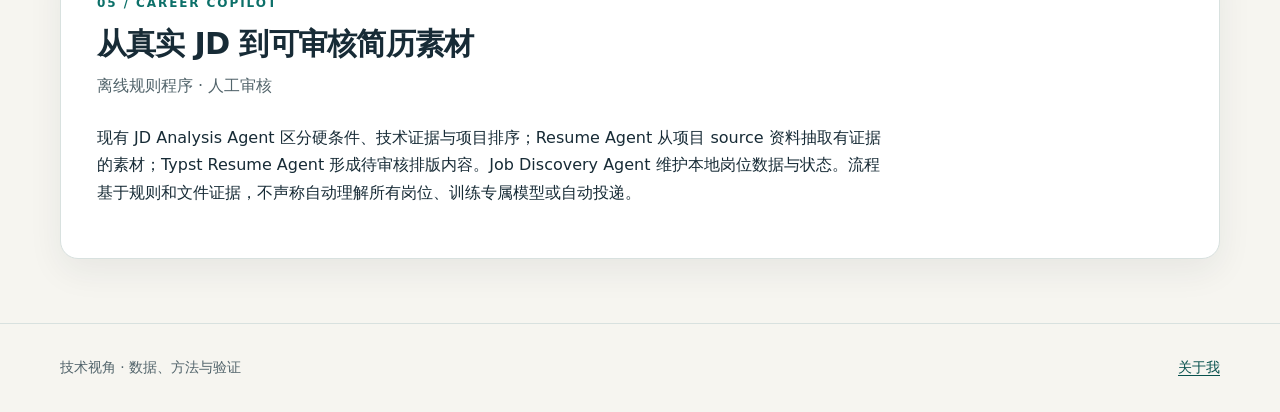
<file: technical.html>
<!doctype html>
<html lang="zh-CN">
<head><meta charset="utf-8"><meta name="viewport" content="width=device-width, initial-scale=1"><meta name="description" content="CWC、LFMC 与 WebGIS 的技术挑战、数据流程、方法和验证结果。"><title>技术视角｜个人作品集</title><link rel="stylesheet" href="assets/site.css"></head>
<body>
<header class="site-header"><div class="wrap header-inner"><a class="brand" href="index.html">GeoAI <span>Career Copilot</span> · 作品集</a><nav class="site-nav" aria-label="主导航"><a href="index.html">首页</a><a href="product.html">产品视角</a><a href="technical.html" aria-current="page">技术视角</a><a href="general.html">综合视角</a><a href="about.html">关于我</a></nav></div></header>
<main>
<div class="wrap page-title"><p class="eyebrow">GIS / Remote Sensing / Algorithm</p><h1>技术如何支持可信结果</h1><p class="lead">面向 GIS、遥感与算法岗位，按“技术挑战 → 数据流程 → 模型或方法 → 验证结果”阅读四类能力。数字始终和对应的验证集合、产品阶段一起解释。</p></div>
<section class="section compact"><div class="wrap"><div class="flow"><div>输入与数据质量</div><div>方法选择与系统实现</div><div>验证、QA 与适用边界</div></div></div></section>
<section class="section compact"><div class="wrap domain-nav"><a href="#remote-ml">遥感机器学习</a><a href="#spatial-webgis">空间 / WebGIS</a><a href="#rules-simulation">规则系统与模拟</a><a href="#agent-workflow">材料自动化</a></div></section><section class="section"><div class="wrap case-list"><h2 id="remote-ml" class="domain-title">遥感机器学习与数据产品</h2>
<article class="case-card"><div class="case-head"><div><span class="project-letter">01 / CWC</span><h2>全球逐日叶片相关冠层含水量</h2><p class="muted">遥感建模 + 大批量栅格生产 · 2024.09-至今</p></div><a class="button secondary" href="projects/CWC.html">技术档案 →</a></div><dl class="case-facts"><div><dt>技术挑战</dt><dd>实地水分观测稀疏，代理标签占比高；多源变量的时空支持和全球逐日推理成本需同时处理。</dd></div><div><dt>数据流程</dt><dd>构建 LFMC/SLA/LAI 相关与 NDVI 派生标签，融合 PFT、AGB、LST、MODIS NBAR 和平滑 VOD；预测后生成、核验复用并检查逐日与月度文件。</dd></div><div><dt>模型方法</dt><dd>LightGBM Huber M7、20 个输入特征；以空间块交叉验证和空间留出区分泛化评估，M7 按预设简化规则选择，并非所有候选中最低 RMSE。</dd></div><div><dt>验证结果</dt><dd>空间留出 M7 R=0.954701、RMSE=0.0577009 kg m⁻²，但该集合约 89.7% 为 NDVI 派生标签，不能称独立实地精度。2002-06 至 2020-12 共 6,789 张逐日文件，最终 QA PASS，仍有 14 WARN。</dd></div></dl></article>
<article class="case-card"><div class="case-head"><div><span class="project-letter">02 / LFMC</span><h2>多源遥感 LFMC 与旬尺度产品</h2><p class="muted">时空匹配 + 功能型多头模型 · 2025.12-至今</p></div><a class="button secondary" href="projects/LFMC.html">技术档案 →</a></div><dl class="case-facts"><div><dt>技术挑战</dt><dd>点位观测、功能型标签、粗尺度 VOD/气象与更细的栅格产品处于不同支持尺度；相似输入还可能对应不同功能型的 LFMC。</dd></div><div><dt>数据流程</dt><dd>Globe-LFMC 观测硬 QC 与精确内容去重后保留 291,987 条；按日历旬汇集 MCCA-VOD、ERA5-Land、MODIS LAI 与 PFT，上游 Point/Tile 特征装配共享规则。</dd></div><div><dt>模型方法</dt><dd>PyTorch 时序多头模型：Tree 使用 V3-B，Shrub/Grass 使用 V3-A，Crop 无训练头；输入含目标旬在内的 36 旬历史，后融合按可用 PFT 面积分数计算 Composite。</dd></div><div><dt>验证结果</dt><dd>Final V1 内部验证与模型已冻结；三块 60×60 km 试点各完成 2022 年 36 旬，云南 2022-02-D3 单旬全省 155 瓦片、0 失败。150 m 是输出网格，独立外部 LFMC 验证与全球正式生产尚未完成。</dd></div></dl></article>
<h2 id="spatial-webgis" class="domain-title">空间系统与 WebGIS</h2><article class="case-card"><div class="case-head"><div><span class="project-letter">03 / WEBGIS</span><h2>地图交互、空间检索与受限自然语言流程</h2><p class="muted">GIS 工程 + 本地应用原型 · 2026.08-至今</p></div><a class="button secondary" href="projects/WebGIS.html">技术档案 →</a></div><dl class="case-facts"><div><dt>技术挑战</dt><dd>关键词、视口和真实米制附近查询需要不同空间语义；自然语言输入不能生成不存在的 POI，直线预览也不能冒充道路导航。</dd></div><div><dt>数据流程</dt><dd>40 条演示 CSV 经校验导入 PostGIS；FastAPI 返回 GeoJSON/JSON，Vue 与 MapLibre 管理点位、列表和路线图层。附近查询使用 geography 的 ST_DWithin/ST_Distance。</dd></div><div><dt>模型方法</dt><dd>DeepSeek API 可选地把输入转为受限意图，失败时回退本地规则；地点身份和坐标来自 PostGIS，Valhalla 提供道路几何与估算时间。没有训练专属推荐模型。</dd></div><div><dt>验证结果</dt><dd>源码、既有界面记录和数据文件可核对上述本地原型流程；当前页面不把一次界面数值当作精度或性能指标。没有线上部署、压力测试、用户研究或公开 POI 许可的证据。</dd></div></dl></article>
</div></section>
<section class="section"><div class="wrap case-list"><h2 id="rules-simulation" class="domain-title">规则系统与模拟</h2><article class="case-card"><div class="case-head"><div><span class="project-letter">04 / PROJECTGAME2</span><h2>权威世界状态与分阶段模拟</h2><p class="muted">代码规则、隔离随机流与受控 QA</p></div><a class="button secondary" href="projects/ProjectGame2.html">技术档案 →</a></div><p>ProjectGame2 从卡牌合法放置进入世界 tick，服务化处理聚落、国家、治理、分离与战争。V1.2 指定范围 QA ACCEPTED；稀有政治流程 GUI 证据来自受控 fixture，600 tick 自然模拟未触发。与玩家直接操控单位的 <a href="projects/ProjectGame.html">ProjectGame</a> 是两个独立项目。</p></article><h2 id="agent-workflow" class="domain-title">本地材料自动化与 Agent 工作流</h2><article class="case-card"><div class="case-head"><div><span class="project-letter">05 / CAREER COPILOT</span><h2>从真实 JD 到可审核简历素材</h2><p class="muted">离线规则程序 · 人工审核</p></div></div><p>现有 JD Analysis Agent 区分硬条件、技术证据与项目排序；Resume Agent 从项目 source 资料抽取有证据的素材；Typst Resume Agent 形成待审核排版内容。Job Discovery Agent 维护本地岗位数据与状态。流程基于规则和文件证据，不声称自动理解所有岗位、训练专属模型或自动投递。</p></article></div></section>
</main><footer class="site-footer"><div class="wrap"><span>技术视角 · 数据、方法与验证</span><a href="about.html">关于我</a></div></footer>
</body></html>
</file>
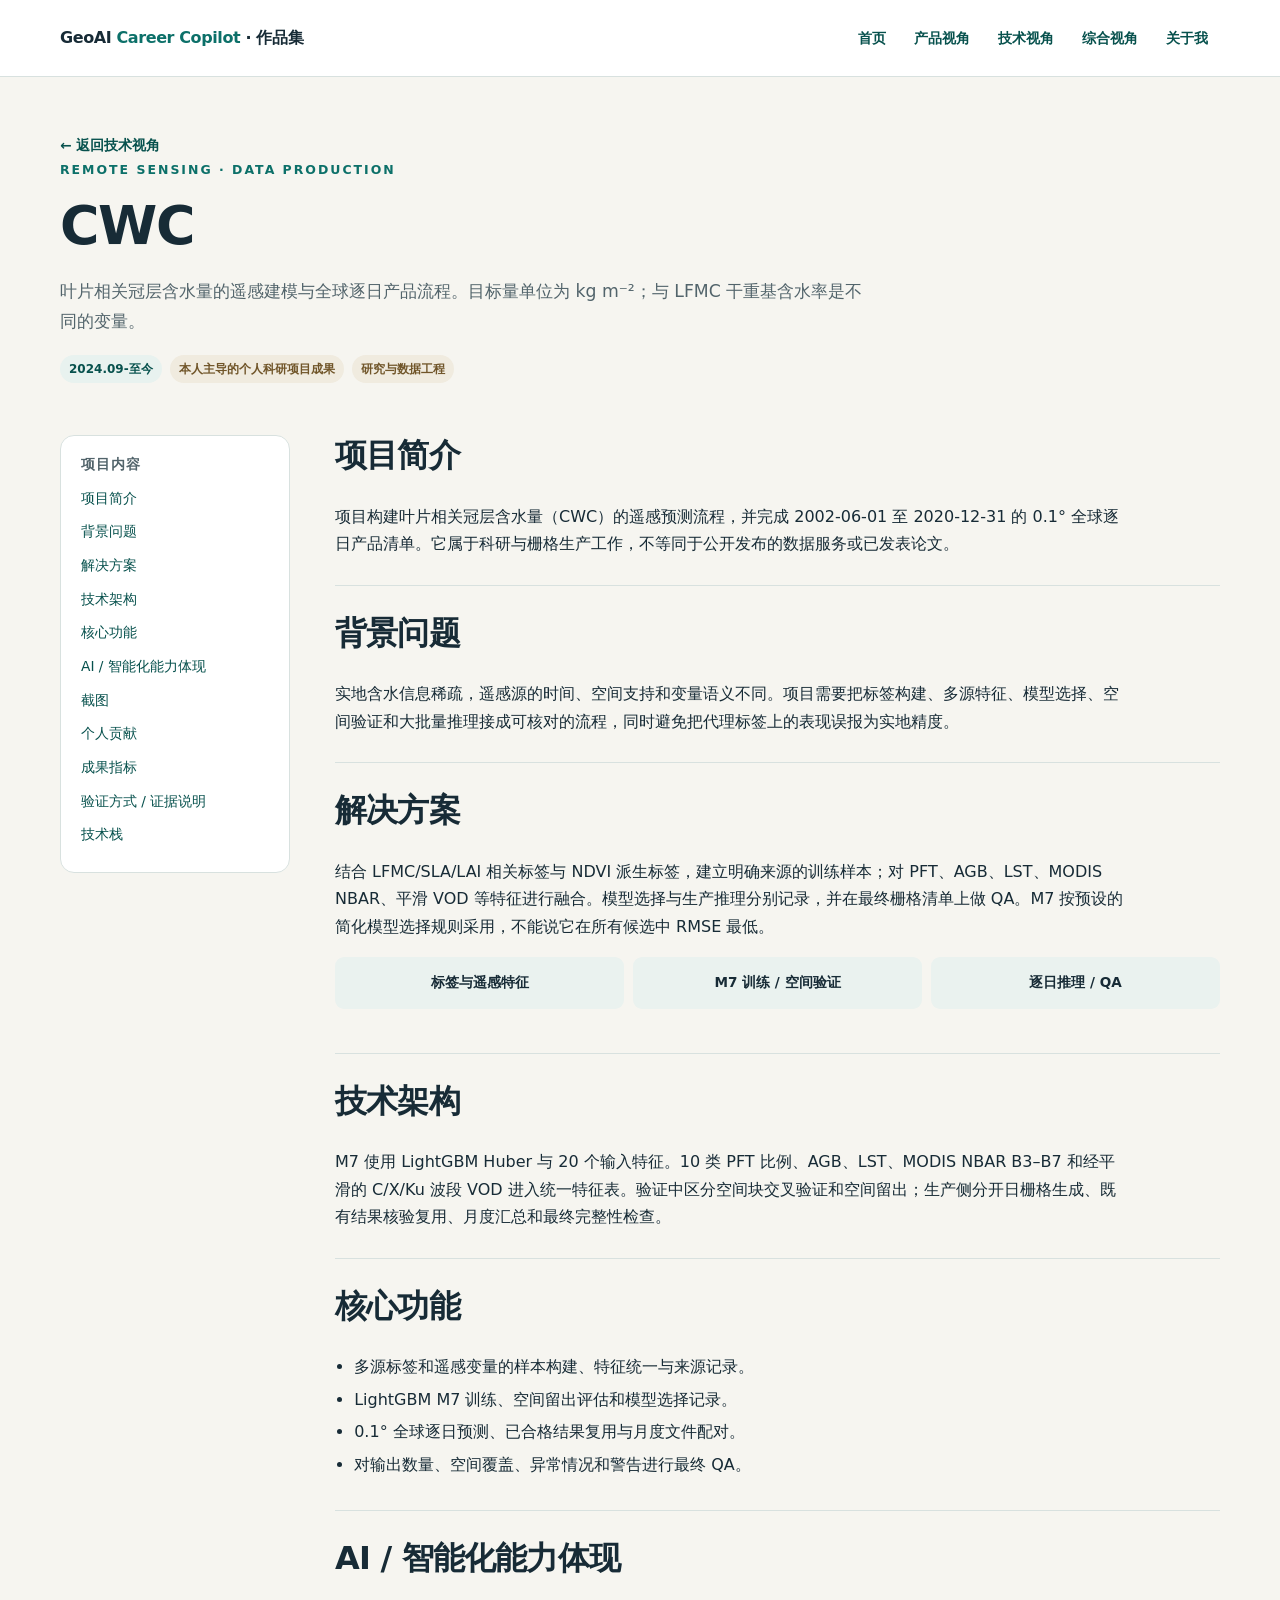
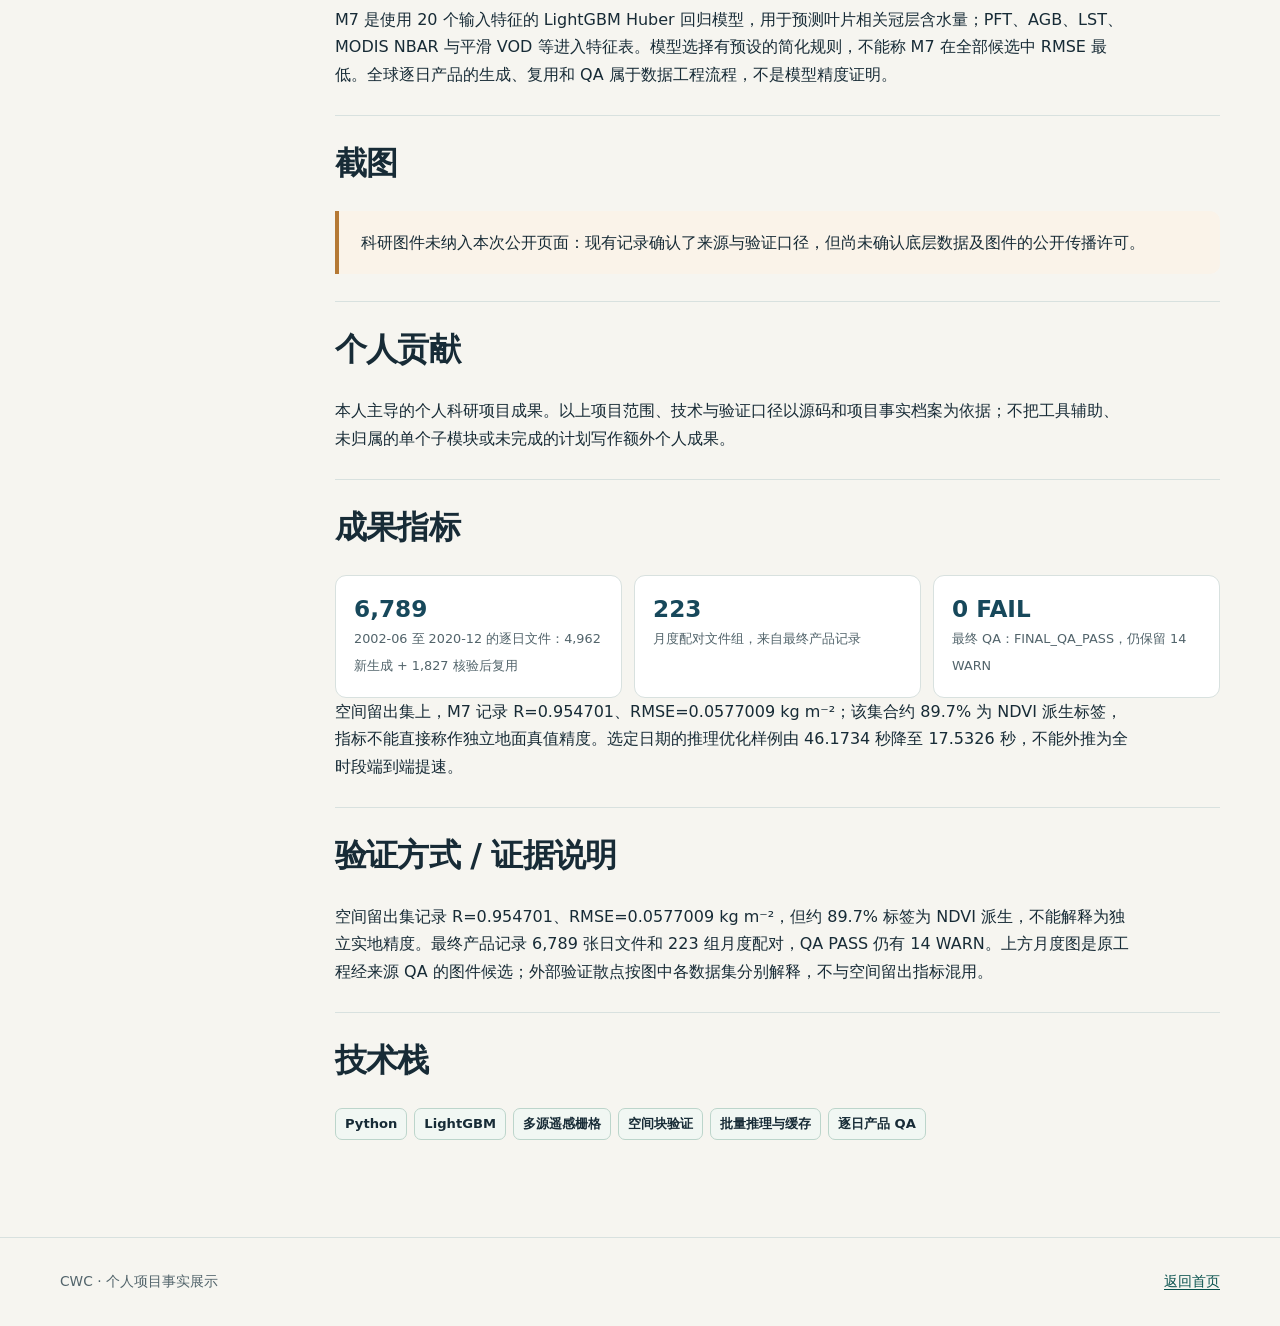
<file: projects/CWC.html>
<!doctype html>
<html lang="zh-CN"><head><meta charset="utf-8"><meta name="viewport" content="width=device-width, initial-scale=1"><meta name="description" content="CWC 遥感建模和全球逐日产品流程的事实档案。"><title>CWC｜个人作品集</title><link rel="stylesheet" href="../assets/site.css"></head><body><header class="site-header"><div class="wrap header-inner"><a class="brand" href="../index.html">GeoAI <span>Career Copilot</span> · 作品集</a><nav class="site-nav" aria-label="主导航"><a href="../index.html">首页</a><a href="../product.html">产品视角</a><a href="../technical.html">技术视角</a><a href="../general.html">综合视角</a><a href="../about.html">关于我</a></nav></div></header><main><div class="wrap page-title"><a class="back" href="../technical.html">← 返回技术视角</a><p class="eyebrow">Remote Sensing · Data Production</p><h1>CWC</h1><p class="lead">叶片相关冠层含水量的遥感建模与全球逐日产品流程。目标量单位为 kg m⁻²；与 LFMC 干重基含水率是不同的变量。</p><div class="kicker"><span class="tag">2024.09-至今</span><span class="pill">本人主导的个人科研项目成果</span><span class="pill">研究与数据工程</span></div></div><div class="wrap article-layout"><aside class="toc" aria-label="页面目录"><h2>项目内容</h2><a href="#intro">项目简介</a><a href="#problem">背景问题</a><a href="#solution">解决方案</a><a href="#architecture">技术架构</a><a href="#features">核心功能</a><a href="#intelligence">AI / 智能化能力体现</a><a href="#screenshots">截图</a><a href="#contribution">个人贡献</a><a href="#outcomes">成果指标</a><a href="#verification">验证方式 / 证据说明</a><a href="#stack">技术栈</a></aside><article class="article">
<section id="intro"><h2>项目简介</h2><p>项目构建叶片相关冠层含水量（CWC）的遥感预测流程，并完成 2002-06-01 至 2020-12-31 的 0.1° 全球逐日产品清单。它属于科研与栅格生产工作，不等同于公开发布的数据服务或已发表论文。</p></section>
<section id="problem"><h2>背景问题</h2><p>实地含水信息稀疏，遥感源的时间、空间支持和变量语义不同。项目需要把标签构建、多源特征、模型选择、空间验证和大批量推理接成可核对的流程，同时避免把代理标签上的表现误报为实地精度。</p></section>
<section id="solution"><h2>解决方案</h2><p>结合 LFMC/SLA/LAI 相关标签与 NDVI 派生标签，建立明确来源的训练样本；对 PFT、AGB、LST、MODIS NBAR、平滑 VOD 等特征进行融合。模型选择与生产推理分别记录，并在最终栅格清单上做 QA。M7 按预设的简化模型选择规则采用，不能说它在所有候选中 RMSE 最低。</p><div class="flow"><div>标签与遥感特征</div><div>M7 训练 / 空间验证</div><div>逐日推理 / QA</div></div></section>
<section id="architecture"><h2>技术架构</h2><p>M7 使用 LightGBM Huber 与 20 个输入特征。10 类 PFT 比例、AGB、LST、MODIS NBAR B3–B7 和经平滑的 C/X/Ku 波段 VOD 进入统一特征表。验证中区分空间块交叉验证和空间留出；生产侧分开日栅格生成、既有结果核验复用、月度汇总和最终完整性检查。</p></section>
<section id="features"><h2>核心功能</h2><ul class="fact-list"><li>多源标签和遥感变量的样本构建、特征统一与来源记录。</li><li>LightGBM M7 训练、空间留出评估和模型选择记录。</li><li>0.1° 全球逐日预测、已合格结果复用与月度文件配对。</li><li>对输出数量、空间覆盖、异常情况和警告进行最终 QA。</li></ul></section>
<section id="intelligence"><h2>AI / 智能化能力体现</h2><p>M7 是使用 20 个输入特征的 LightGBM Huber 回归模型，用于预测叶片相关冠层含水量；PFT、AGB、LST、MODIS NBAR 与平滑 VOD 等进入特征表。模型选择有预设的简化规则，不能称 M7 在全部候选中 RMSE 最低。全球逐日产品的生成、复用和 QA 属于数据工程流程，不是模型精度证明。</p></section>
<section id="screenshots"><h2>截图</h2><div class="notice warn">科研图件未纳入本次公开页面：现有记录确认了来源与验证口径，但尚未确认底层数据及图件的公开传播许可。</div></section>
<section id="contribution"><h2>个人贡献</h2><p>本人主导的个人科研项目成果。以上项目范围、技术与验证口径以源码和项目事实档案为依据；不把工具辅助、未归属的单个子模块或未完成的计划写作额外个人成果。</p></section>
<section id="outcomes"><h2>成果指标</h2><div class="metric-grid"><div class="metric"><strong>6,789</strong><span>2002-06 至 2020-12 的逐日文件：4,962 新生成 + 1,827 核验后复用</span></div><div class="metric"><strong>223</strong><span>月度配对文件组，来自最终产品记录</span></div><div class="metric"><strong>0 FAIL</strong><span>最终 QA：FINAL_QA_PASS，仍保留 14 WARN</span></div></div><p>空间留出集上，M7 记录 R=0.954701、RMSE=0.0577009 kg m⁻²；该集合约 89.7% 为 NDVI 派生标签，指标不能直接称作独立地面真值精度。选定日期的推理优化样例由 46.1734 秒降至 17.5326 秒，不能外推为全时段端到端提速。</p></section>
<section id="verification"><h2>验证方式 / 证据说明</h2><p>空间留出集记录 R=0.954701、RMSE=0.0577009 kg m⁻²，但约 89.7% 标签为 NDVI 派生，不能解释为独立实地精度。最终产品记录 6,789 张日文件和 223 组月度配对，QA PASS 仍有 14 WARN。上方月度图是原工程经来源 QA 的图件候选；外部验证散点按图中各数据集分别解释，不与空间留出指标混用。</p></section>
<section id="stack"><h2>技术栈</h2><div class="stack"><span>Python</span><span>LightGBM</span><span>多源遥感栅格</span><span>空间块验证</span><span>批量推理与缓存</span><span>逐日产品 QA</span></div></section>
</article></div></main><footer class="site-footer"><div class="wrap"><span>CWC · 个人项目事实展示</span><a href="../index.html">返回首页</a></div></footer></body></html>
</file>
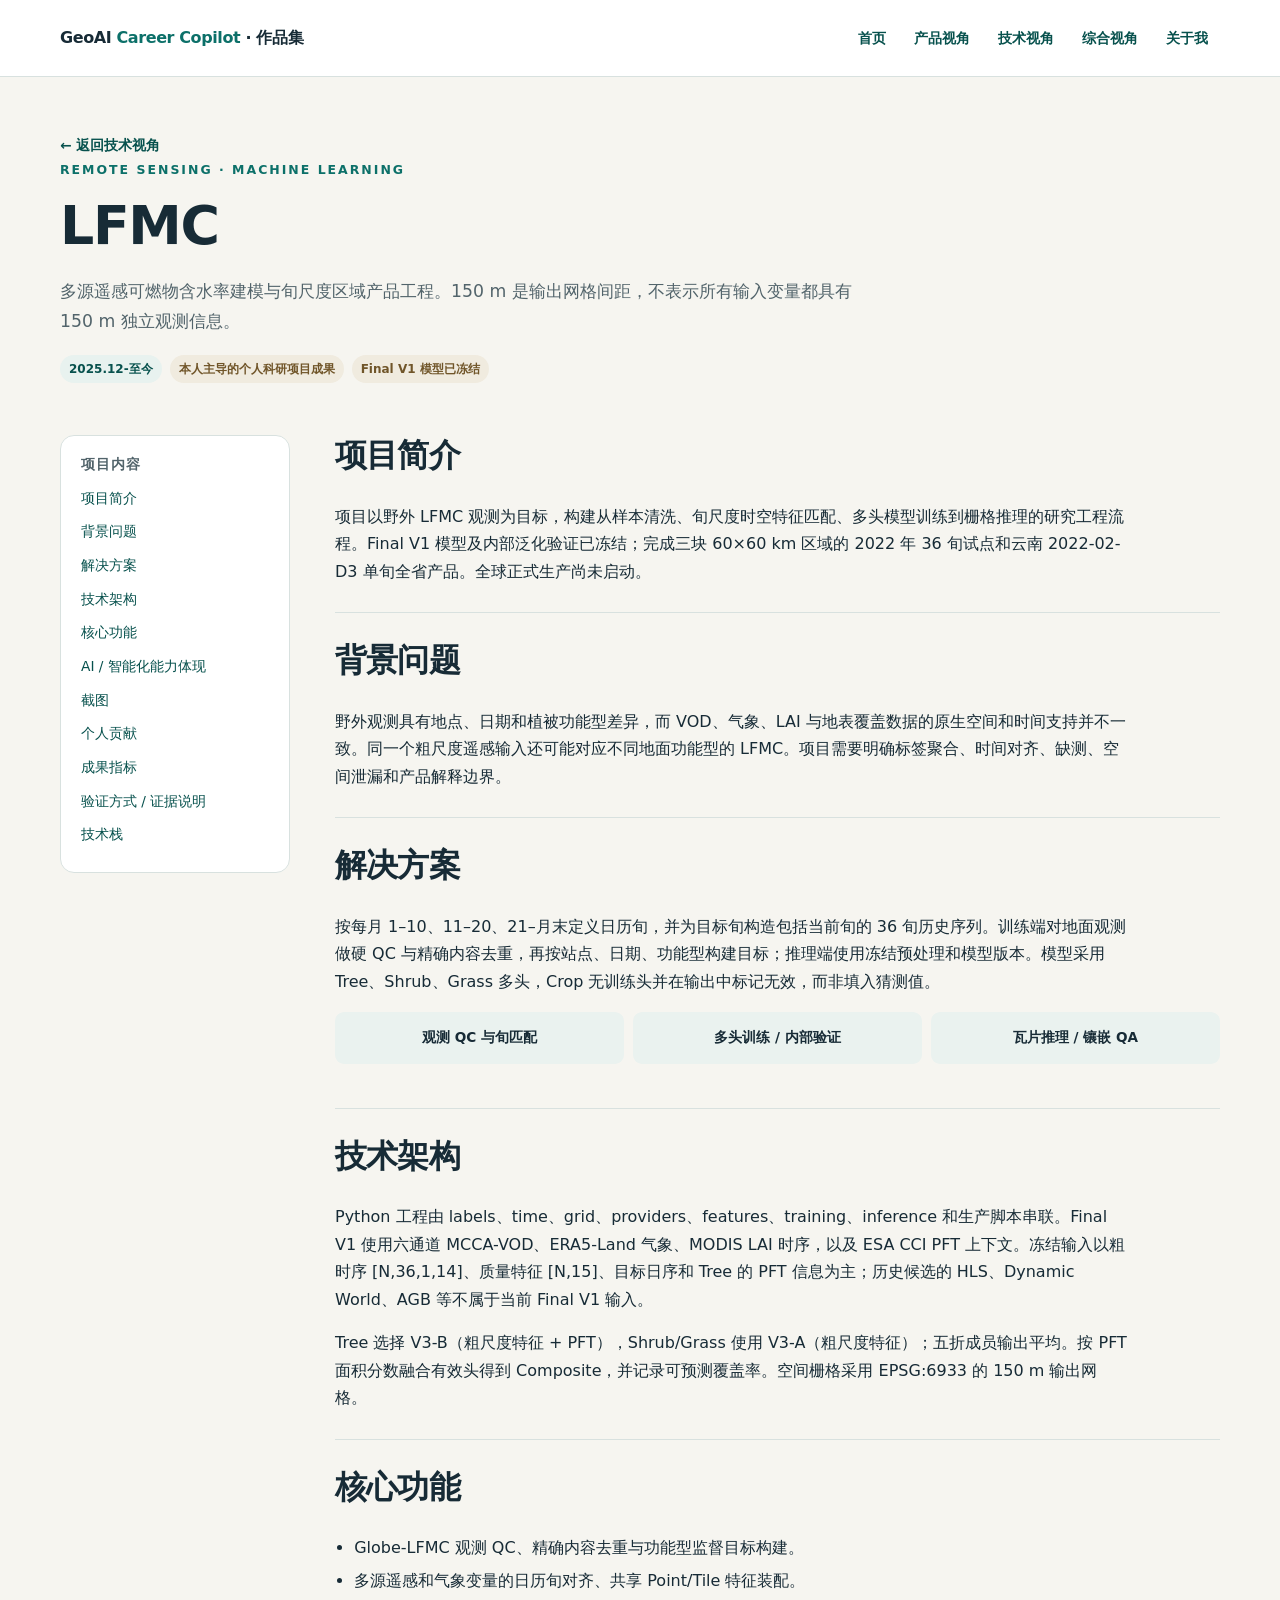
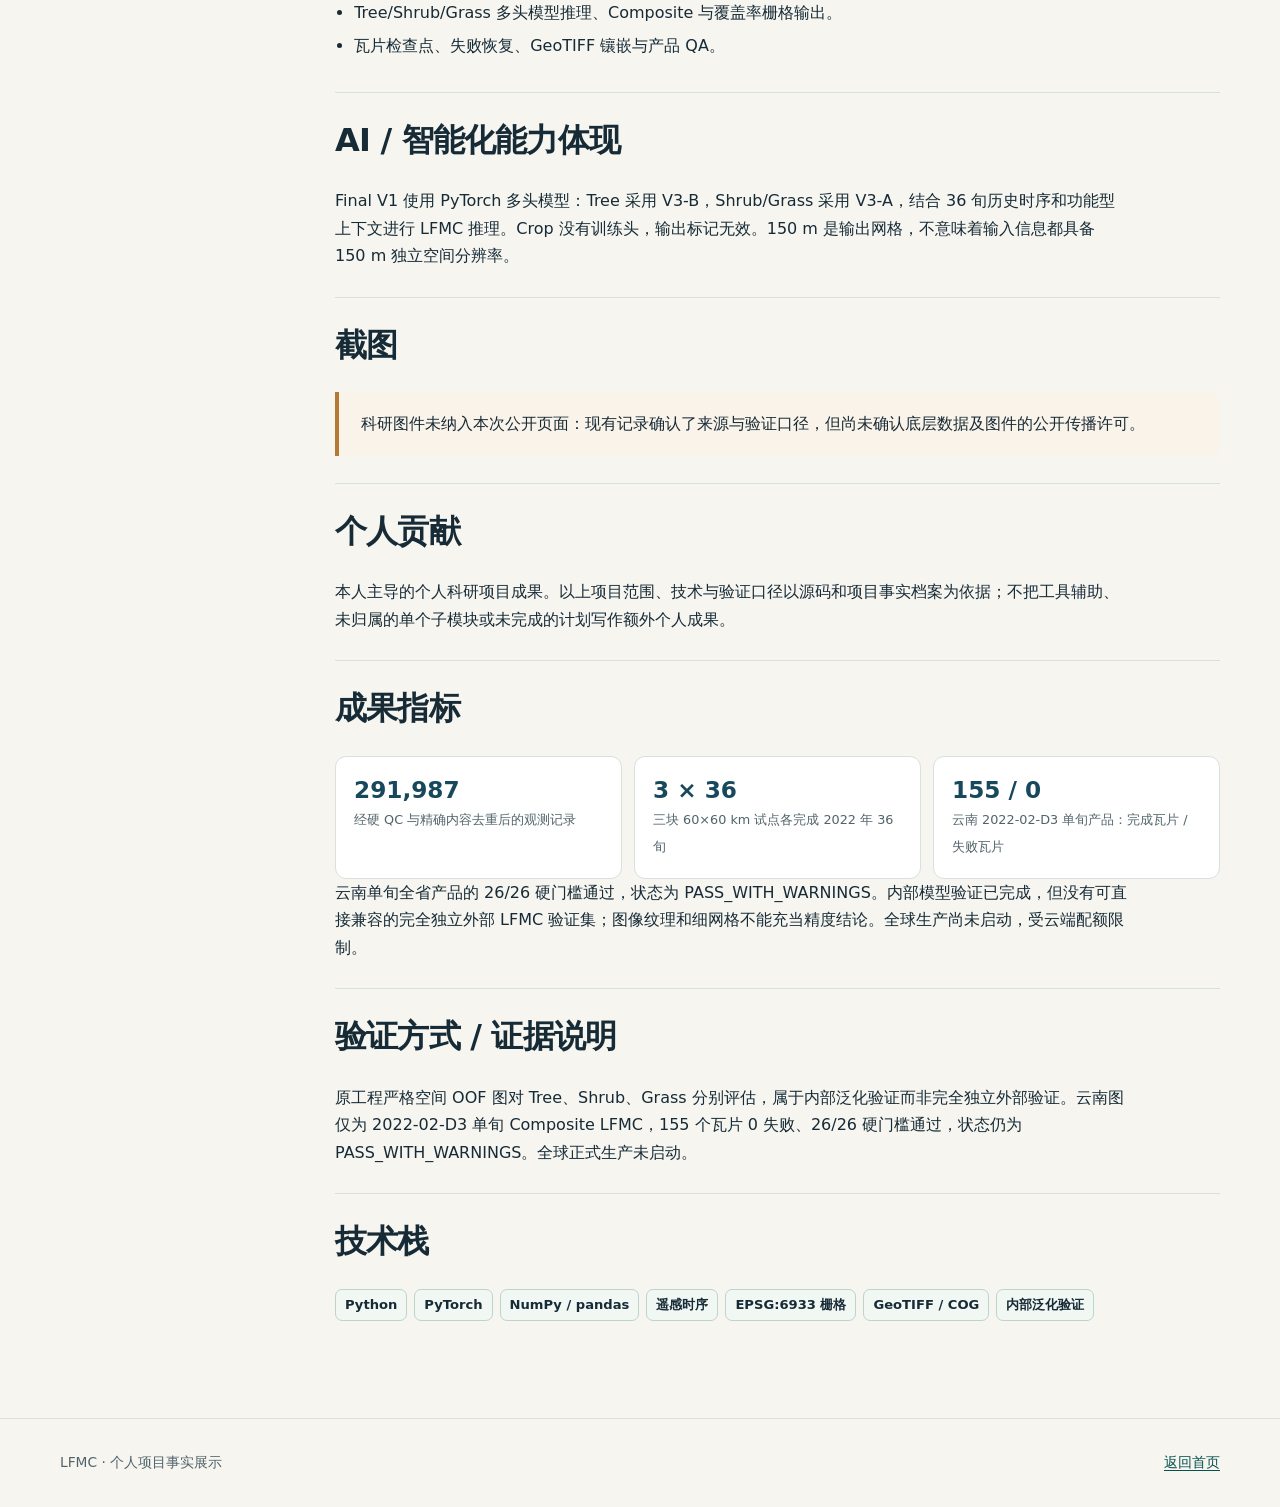
<file: projects/LFMC.html>
<!doctype html>
<html lang="zh-CN"><head><meta charset="utf-8"><meta name="viewport" content="width=device-width, initial-scale=1"><meta name="description" content="LFMC 多源遥感机器学习与区域产品工程事实档案。"><title>LFMC｜个人作品集</title><link rel="stylesheet" href="../assets/site.css"></head><body><header class="site-header"><div class="wrap header-inner"><a class="brand" href="../index.html">GeoAI <span>Career Copilot</span> · 作品集</a><nav class="site-nav" aria-label="主导航"><a href="../index.html">首页</a><a href="../product.html">产品视角</a><a href="../technical.html">技术视角</a><a href="../general.html">综合视角</a><a href="../about.html">关于我</a></nav></div></header><main><div class="wrap page-title"><a class="back" href="../technical.html">← 返回技术视角</a><p class="eyebrow">Remote Sensing · Machine Learning</p><h1>LFMC</h1><p class="lead">多源遥感可燃物含水率建模与旬尺度区域产品工程。150 m 是输出网格间距，不表示所有输入变量都具有 150 m 独立观测信息。</p><div class="kicker"><span class="tag">2025.12-至今</span><span class="pill">本人主导的个人科研项目成果</span><span class="pill">Final V1 模型已冻结</span></div></div><div class="wrap article-layout"><aside class="toc" aria-label="本页目录"><h2>项目内容</h2><a href="#intro">项目简介</a><a href="#problem">背景问题</a><a href="#solution">解决方案</a><a href="#architecture">技术架构</a><a href="#features">核心功能</a><a href="#intelligence">AI / 智能化能力体现</a><a href="#screenshots">截图</a><a href="#contribution">个人贡献</a><a href="#outcomes">成果指标</a><a href="#verification">验证方式 / 证据说明</a><a href="#stack">技术栈</a></aside><article class="article">
<section id="intro"><h2>项目简介</h2><p>项目以野外 LFMC 观测为目标，构建从样本清洗、旬尺度时空特征匹配、多头模型训练到栅格推理的研究工程流程。Final V1 模型及内部泛化验证已冻结；完成三块 60×60 km 区域的 2022 年 36 旬试点和云南 2022-02-D3 单旬全省产品。全球正式生产尚未启动。</p></section>
<section id="problem"><h2>背景问题</h2><p>野外观测具有地点、日期和植被功能型差异，而 VOD、气象、LAI 与地表覆盖数据的原生空间和时间支持并不一致。同一个粗尺度遥感输入还可能对应不同地面功能型的 LFMC。项目需要明确标签聚合、时间对齐、缺测、空间泄漏和产品解释边界。</p></section>
<section id="solution"><h2>解决方案</h2><p>按每月 1–10、11–20、21–月末定义日历旬，并为目标旬构造包括当前旬的 36 旬历史序列。训练端对地面观测做硬 QC 与精确内容去重，再按站点、日期、功能型构建目标；推理端使用冻结预处理和模型版本。模型采用 Tree、Shrub、Grass 多头，Crop 无训练头并在输出中标记无效，而非填入猜测值。</p><div class="flow"><div>观测 QC 与旬匹配</div><div>多头训练 / 内部验证</div><div>瓦片推理 / 镶嵌 QA</div></div></section>
<section id="architecture"><h2>技术架构</h2><p>Python 工程由 labels、time、grid、providers、features、training、inference 和生产脚本串联。Final V1 使用六通道 MCCA-VOD、ERA5-Land 气象、MODIS LAI 时序，以及 ESA CCI PFT 上下文。冻结输入以粗时序 [N,36,1,14]、质量特征 [N,15]、目标日序和 Tree 的 PFT 信息为主；历史候选的 HLS、Dynamic World、AGB 等不属于当前 Final V1 输入。</p><p>Tree 选择 V3-B（粗尺度特征 + PFT），Shrub/Grass 使用 V3-A（粗尺度特征）；五折成员输出平均。按 PFT 面积分数融合有效头得到 Composite，并记录可预测覆盖率。空间栅格采用 EPSG:6933 的 150 m 输出网格。</p></section>
<section id="features"><h2>核心功能</h2><ul class="fact-list"><li>Globe-LFMC 观测 QC、精确内容去重与功能型监督目标构建。</li><li>多源遥感和气象变量的日历旬对齐、共享 Point/Tile 特征装配。</li><li>Tree/Shrub/Grass 多头模型推理、Composite 与覆盖率栅格输出。</li><li>瓦片检查点、失败恢复、GeoTIFF 镶嵌与产品 QA。</li></ul></section>
<section id="intelligence"><h2>AI / 智能化能力体现</h2><p>Final V1 使用 PyTorch 多头模型：Tree 采用 V3-B，Shrub/Grass 采用 V3-A，结合 36 旬历史时序和功能型上下文进行 LFMC 推理。Crop 没有训练头，输出标记无效。150 m 是输出网格，不意味着输入信息都具备 150 m 独立空间分辨率。</p></section>
<section id="screenshots"><h2>截图</h2><div class="notice warn">科研图件未纳入本次公开页面：现有记录确认了来源与验证口径，但尚未确认底层数据及图件的公开传播许可。</div></section>
<section id="contribution"><h2>个人贡献</h2><p>本人主导的个人科研项目成果。以上项目范围、技术与验证口径以源码和项目事实档案为依据；不把工具辅助、未归属的单个子模块或未完成的计划写作额外个人成果。</p></section>
<section id="outcomes"><h2>成果指标</h2><div class="metric-grid"><div class="metric"><strong>291,987</strong><span>经硬 QC 与精确内容去重后的观测记录</span></div><div class="metric"><strong>3 × 36</strong><span>三块 60×60 km 试点各完成 2022 年 36 旬</span></div><div class="metric"><strong>155 / 0</strong><span>云南 2022-02-D3 单旬产品：完成瓦片 / 失败瓦片</span></div></div><p>云南单旬全省产品的 26/26 硬门槛通过，状态为 PASS_WITH_WARNINGS。内部模型验证已完成，但没有可直接兼容的完全独立外部 LFMC 验证集；图像纹理和细网格不能充当精度结论。全球生产尚未启动，受云端配额限制。</p></section>
<section id="verification"><h2>验证方式 / 证据说明</h2><p>原工程严格空间 OOF 图对 Tree、Shrub、Grass 分别评估，属于内部泛化验证而非完全独立外部验证。云南图仅为 2022-02-D3 单旬 Composite LFMC，155 个瓦片 0 失败、26/26 硬门槛通过，状态仍为 PASS_WITH_WARNINGS。全球正式生产未启动。</p></section>
<section id="stack"><h2>技术栈</h2><div class="stack"><span>Python</span><span>PyTorch</span><span>NumPy / pandas</span><span>遥感时序</span><span>EPSG:6933 栅格</span><span>GeoTIFF / COG</span><span>内部泛化验证</span></div></section>
</article></div></main><footer class="site-footer"><div class="wrap"><span>LFMC · 个人项目事实展示</span><a href="../index.html">返回首页</a></div></footer></body></html>
</file>
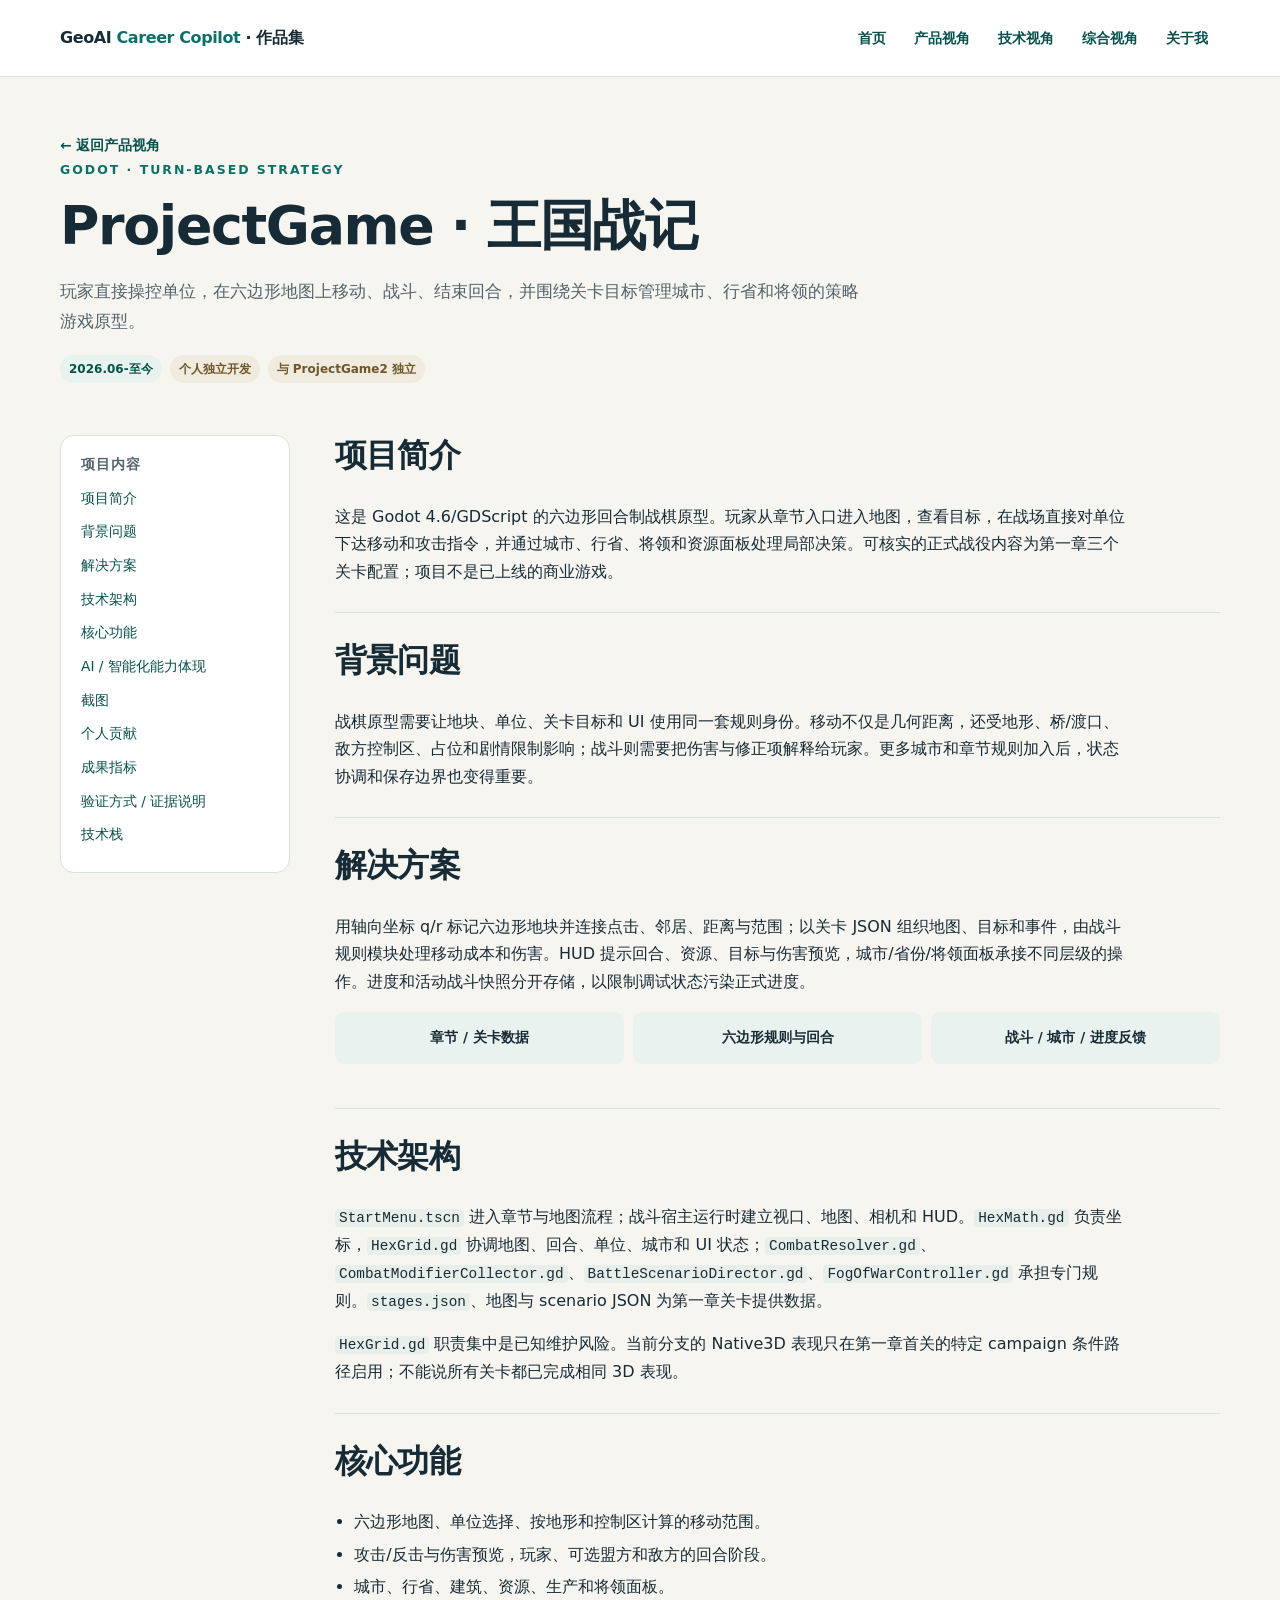
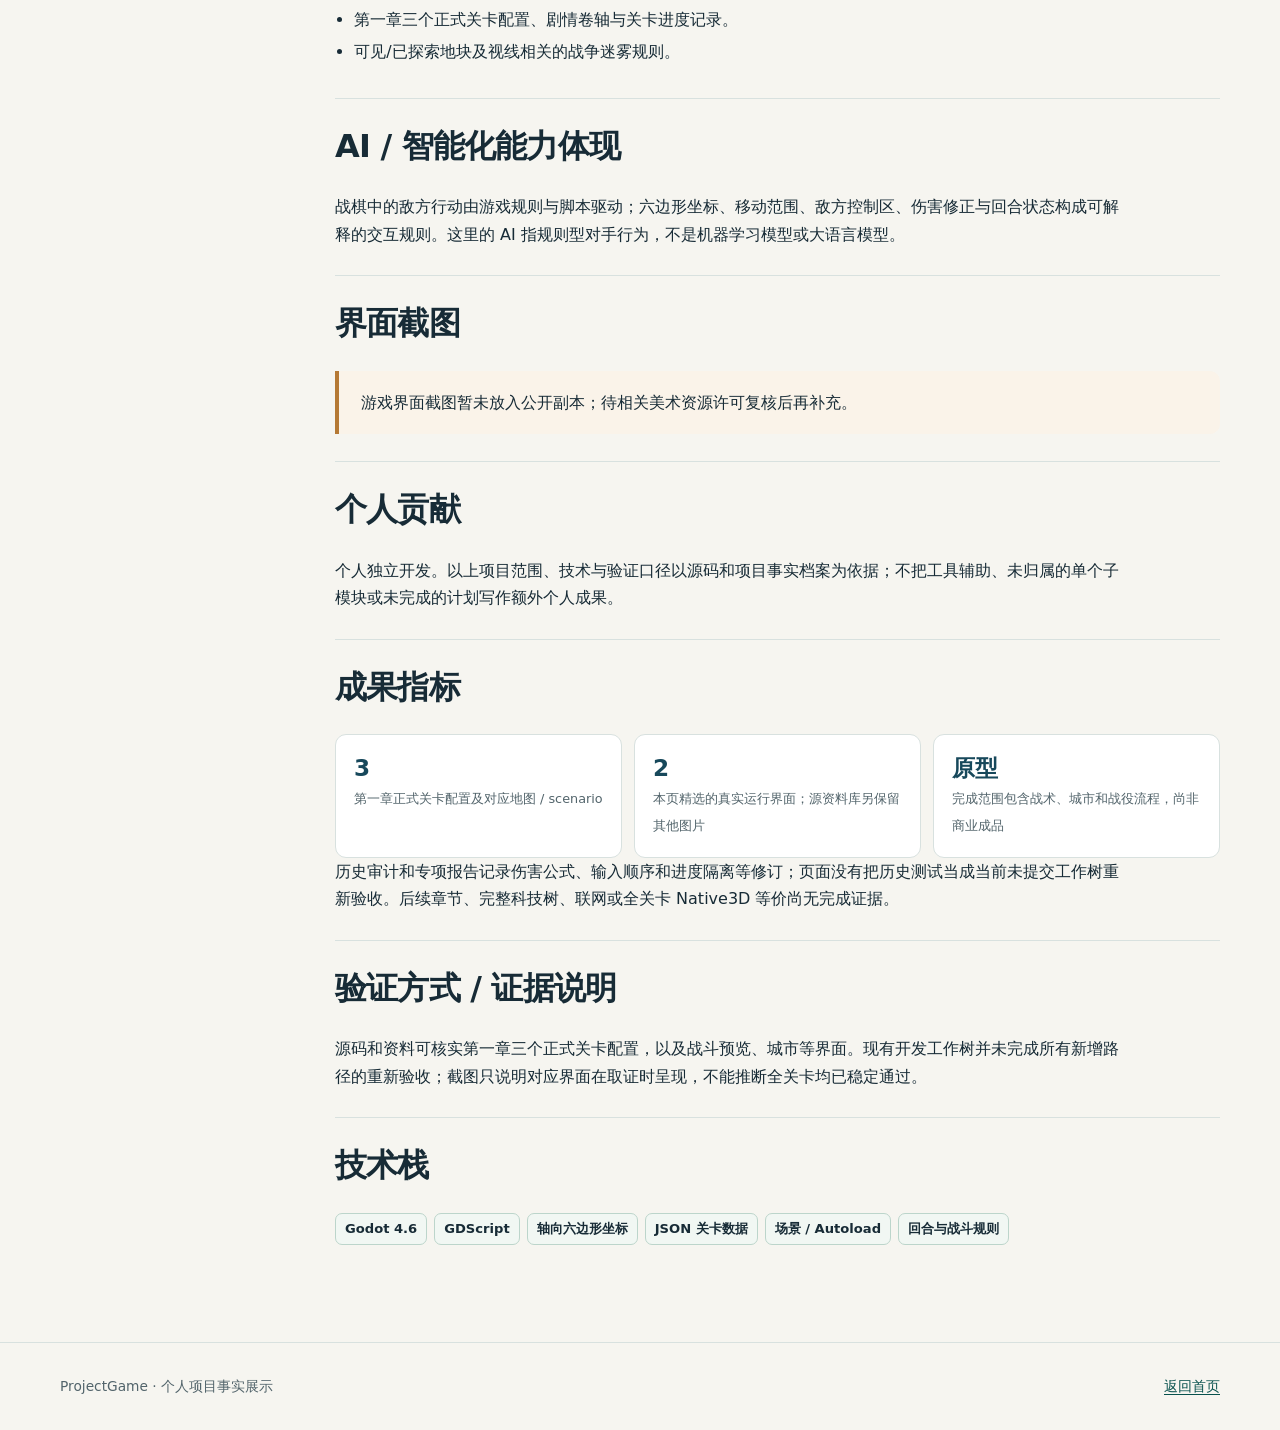
<file: projects/ProjectGame.html>
<!doctype html>
<html lang="zh-CN"><head><meta charset="utf-8"><meta name="viewport" content="width=device-width, initial-scale=1"><meta name="description" content="王国战记：个人独立开发的 Godot 六边形回合制战棋原型。"><title>ProjectGame · 王国战记｜个人作品集</title><link rel="stylesheet" href="../assets/site.css"></head><body><header class="site-header"><div class="wrap header-inner"><a class="brand" href="../index.html">GeoAI <span>Career Copilot</span> · 作品集</a><nav class="site-nav" aria-label="主导航"><a href="../index.html">首页</a><a href="../product.html">产品视角</a><a href="../technical.html">技术视角</a><a href="../general.html">综合视角</a><a href="../about.html">关于我</a></nav></div></header><main><div class="wrap page-title"><a class="back" href="../product.html">← 返回产品视角</a><p class="eyebrow">Godot · Turn-based Strategy</p><h1>ProjectGame · 王国战记</h1><p class="lead">玩家直接操控单位，在六边形地图上移动、战斗、结束回合，并围绕关卡目标管理城市、行省和将领的策略游戏原型。</p><div class="kicker"><span class="tag">2026.06-至今</span><span class="pill">个人独立开发</span><span class="pill">与 ProjectGame2 独立</span></div></div><div class="wrap article-layout"><aside class="toc" aria-label="页面目录"><h2>项目内容</h2><a href="#intro">项目简介</a><a href="#problem">背景问题</a><a href="#solution">解决方案</a><a href="#architecture">技术架构</a><a href="#features">核心功能</a><a href="#intelligence">AI / 智能化能力体现</a><a href="#screenshots">截图</a><a href="#contribution">个人贡献</a><a href="#outcomes">成果指标</a><a href="#verification">验证方式 / 证据说明</a><a href="#stack">技术栈</a></aside><article class="article">
<section id="intro"><h2>项目简介</h2><p>这是 Godot 4.6/GDScript 的六边形回合制战棋原型。玩家从章节入口进入地图，查看目标，在战场直接对单位下达移动和攻击指令，并通过城市、行省、将领和资源面板处理局部决策。可核实的正式战役内容为第一章三个关卡配置；项目不是已上线的商业游戏。</p></section>
<section id="problem"><h2>背景问题</h2><p>战棋原型需要让地块、单位、关卡目标和 UI 使用同一套规则身份。移动不仅是几何距离，还受地形、桥/渡口、敌方控制区、占位和剧情限制影响；战斗则需要把伤害与修正项解释给玩家。更多城市和章节规则加入后，状态协调和保存边界也变得重要。</p></section>
<section id="solution"><h2>解决方案</h2><p>用轴向坐标 q/r 标记六边形地块并连接点击、邻居、距离与范围；以关卡 JSON 组织地图、目标和事件，由战斗规则模块处理移动成本和伤害。HUD 提示回合、资源、目标与伤害预览，城市/省份/将领面板承接不同层级的操作。进度和活动战斗快照分开存储，以限制调试状态污染正式进度。</p><div class="flow"><div>章节 / 关卡数据</div><div>六边形规则与回合</div><div>战斗 / 城市 / 进度反馈</div></div></section>
<section id="architecture"><h2>技术架构</h2><p><code>StartMenu.tscn</code> 进入章节与地图流程；战斗宿主运行时建立视口、地图、相机和 HUD。<code>HexMath.gd</code> 负责坐标，<code>HexGrid.gd</code> 协调地图、回合、单位、城市和 UI 状态；<code>CombatResolver.gd</code>、<code>CombatModifierCollector.gd</code>、<code>BattleScenarioDirector.gd</code>、<code>FogOfWarController.gd</code> 承担专门规则。<code>stages.json</code>、地图与 scenario JSON 为第一章关卡提供数据。</p><p><code>HexGrid.gd</code> 职责集中是已知维护风险。当前分支的 Native3D 表现只在第一章首关的特定 campaign 条件路径启用；不能说所有关卡都已完成相同 3D 表现。</p></section>
<section id="features"><h2>核心功能</h2><ul class="fact-list"><li>六边形地图、单位选择、按地形和控制区计算的移动范围。</li><li>攻击/反击与伤害预览，玩家、可选盟方和敌方的回合阶段。</li><li>城市、行省、建筑、资源、生产和将领面板。</li><li>第一章三个正式关卡配置、剧情卷轴与关卡进度记录。</li><li>可见/已探索地块及视线相关的战争迷雾规则。</li></ul></section>
<section id="intelligence"><h2>AI / 智能化能力体现</h2><p>战棋中的敌方行动由游戏规则与脚本驱动；六边形坐标、移动范围、敌方控制区、伤害修正与回合状态构成可解释的交互规则。这里的 AI 指规则型对手行为，不是机器学习模型或大语言模型。</p></section>
<section id="screenshots"><h2>界面截图</h2><div class="notice warn">游戏界面截图暂未放入公开副本；待相关美术资源许可复核后再补充。</div></section>
<section id="contribution"><h2>个人贡献</h2><p>个人独立开发。以上项目范围、技术与验证口径以源码和项目事实档案为依据；不把工具辅助、未归属的单个子模块或未完成的计划写作额外个人成果。</p></section>
<section id="outcomes"><h2>成果指标</h2><div class="metric-grid"><div class="metric"><strong>3</strong><span>第一章正式关卡配置及对应地图 / scenario</span></div><div class="metric"><strong>2</strong><span>本页精选的真实运行界面；源资料库另保留其他图片</span></div><div class="metric"><strong>原型</strong><span>完成范围包含战术、城市和战役流程，尚非商业成品</span></div></div><p>历史审计和专项报告记录伤害公式、输入顺序和进度隔离等修订；页面没有把历史测试当成当前未提交工作树重新验收。后续章节、完整科技树、联网或全关卡 Native3D 等价尚无完成证据。</p></section>
<section id="verification"><h2>验证方式 / 证据说明</h2><p>源码和资料可核实第一章三个正式关卡配置，以及战斗预览、城市等界面。现有开发工作树并未完成所有新增路径的重新验收；截图只说明对应界面在取证时呈现，不能推断全关卡均已稳定通过。</p></section>
<section id="stack"><h2>技术栈</h2><div class="stack"><span>Godot 4.6</span><span>GDScript</span><span>轴向六边形坐标</span><span>JSON 关卡数据</span><span>场景 / Autoload</span><span>回合与战斗规则</span></div></section>
</article></div></main><footer class="site-footer"><div class="wrap"><span>ProjectGame · 个人项目事实展示</span><a href="../index.html">返回首页</a></div></footer></body></html>
</file>
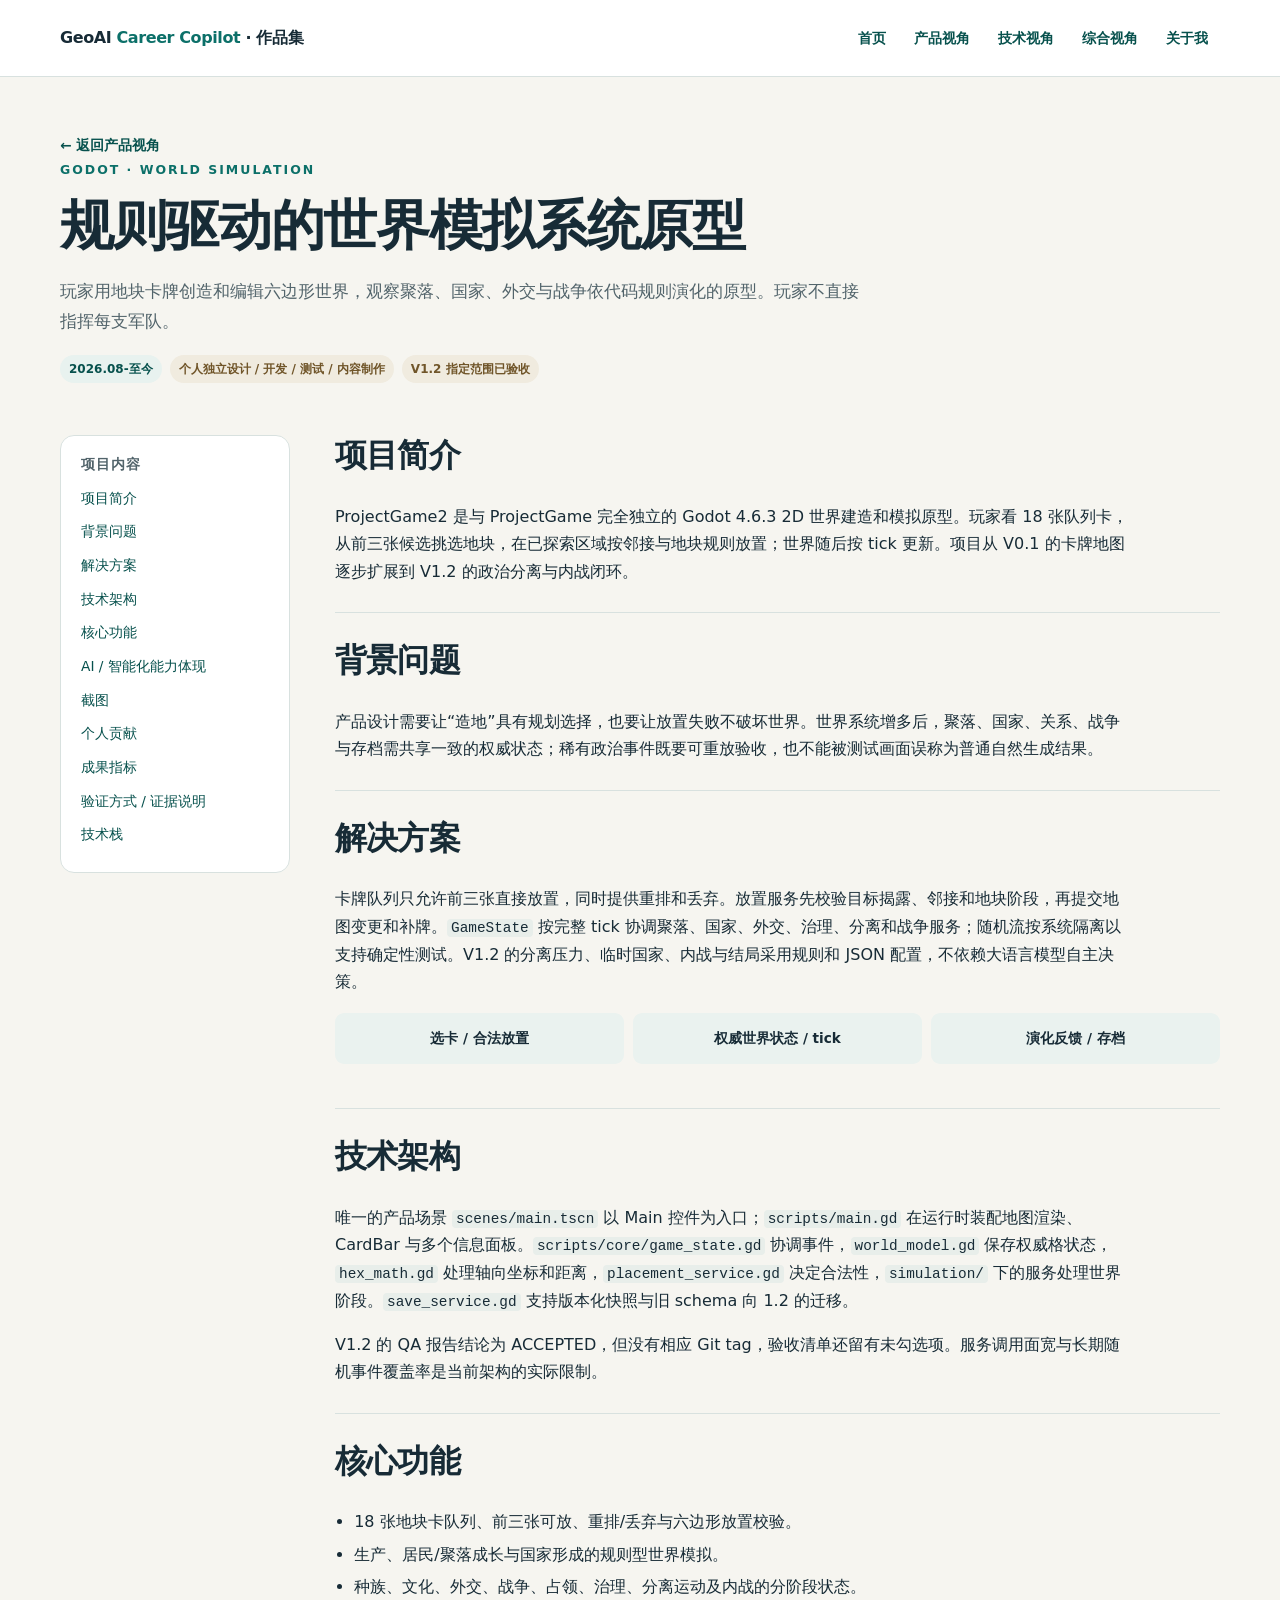
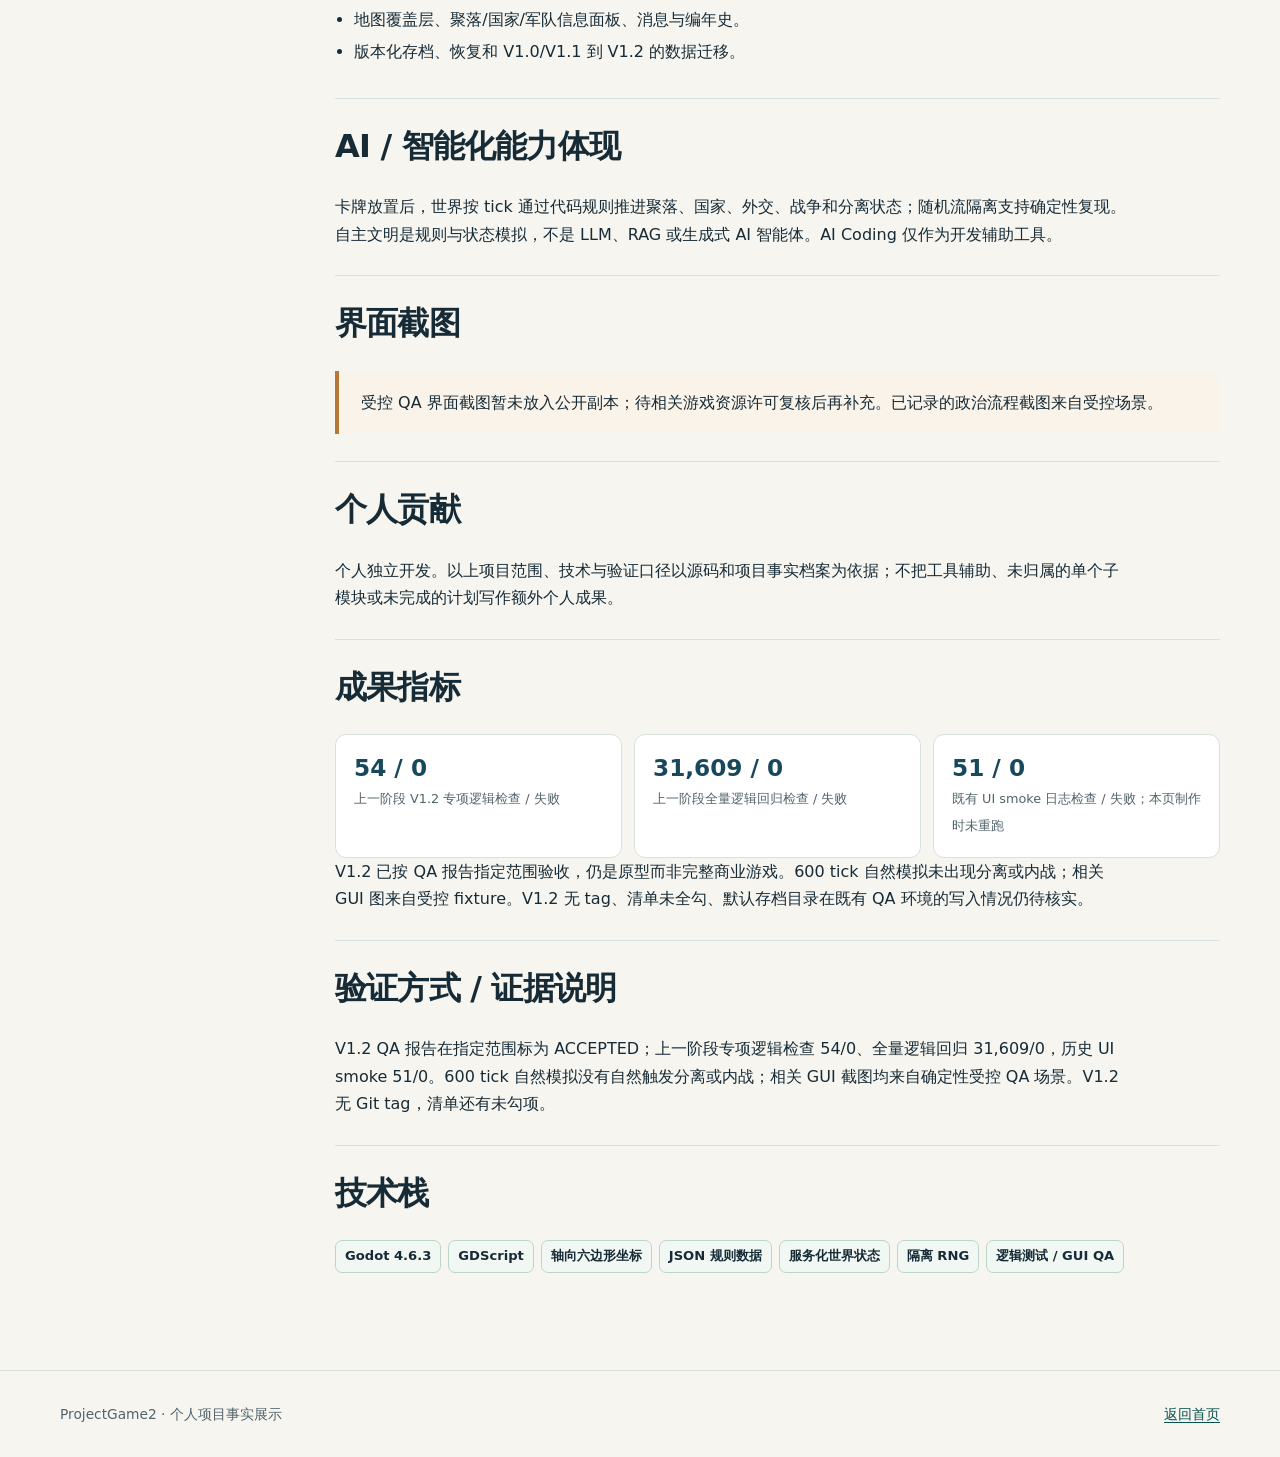
<file: projects/ProjectGame2.html>
<!doctype html>
<html lang="zh-CN"><head><meta charset="utf-8"><meta name="viewport" content="width=device-width, initial-scale=1"><meta name="description" content="ProjectGame2：地块卡牌与自主世界模拟的 Godot 原型。"><title>ProjectGame2｜个人作品集</title><link rel="stylesheet" href="../assets/site.css"></head><body><header class="site-header"><div class="wrap header-inner"><a class="brand" href="../index.html">GeoAI <span>Career Copilot</span> · 作品集</a><nav class="site-nav" aria-label="主导航"><a href="../index.html">首页</a><a href="../product.html">产品视角</a><a href="../technical.html">技术视角</a><a href="../general.html">综合视角</a><a href="../about.html">关于我</a></nav></div></header><main><div class="wrap page-title"><a class="back" href="../product.html">← 返回产品视角</a><p class="eyebrow">Godot · World Simulation</p><h1>规则驱动的世界模拟系统原型</h1><p class="lead">玩家用地块卡牌创造和编辑六边形世界，观察聚落、国家、外交与战争依代码规则演化的原型。玩家不直接指挥每支军队。</p><div class="kicker"><span class="tag">2026.08-至今</span><span class="pill">个人独立设计 / 开发 / 测试 / 内容制作</span><span class="pill">V1.2 指定范围已验收</span></div></div><div class="wrap article-layout"><aside class="toc" aria-label="本页目录"><h2>项目内容</h2><a href="#intro">项目简介</a><a href="#problem">背景问题</a><a href="#solution">解决方案</a><a href="#architecture">技术架构</a><a href="#features">核心功能</a><a href="#intelligence">AI / 智能化能力体现</a><a href="#screenshots">截图</a><a href="#contribution">个人贡献</a><a href="#outcomes">成果指标</a><a href="#verification">验证方式 / 证据说明</a><a href="#stack">技术栈</a></aside><article class="article">
<section id="intro"><h2>项目简介</h2><p>ProjectGame2 是与 ProjectGame 完全独立的 Godot 4.6.3 2D 世界建造和模拟原型。玩家看 18 张队列卡，从前三张候选挑选地块，在已探索区域按邻接与地块规则放置；世界随后按 tick 更新。项目从 V0.1 的卡牌地图逐步扩展到 V1.2 的政治分离与内战闭环。</p></section>
<section id="problem"><h2>背景问题</h2><p>产品设计需要让“造地”具有规划选择，也要让放置失败不破坏世界。世界系统增多后，聚落、国家、关系、战争与存档需共享一致的权威状态；稀有政治事件既要可重放验收，也不能被测试画面误称为普通自然生成结果。</p></section>
<section id="solution"><h2>解决方案</h2><p>卡牌队列只允许前三张直接放置，同时提供重排和丢弃。放置服务先校验目标揭露、邻接和地块阶段，再提交地图变更和补牌。<code>GameState</code> 按完整 tick 协调聚落、国家、外交、治理、分离和战争服务；随机流按系统隔离以支持确定性测试。V1.2 的分离压力、临时国家、内战与结局采用规则和 JSON 配置，不依赖大语言模型自主决策。</p><div class="flow"><div>选卡 / 合法放置</div><div>权威世界状态 / tick</div><div>演化反馈 / 存档</div></div></section>
<section id="architecture"><h2>技术架构</h2><p>唯一的产品场景 <code>scenes/main.tscn</code> 以 Main 控件为入口；<code>scripts/main.gd</code> 在运行时装配地图渲染、CardBar 与多个信息面板。<code>scripts/core/game_state.gd</code> 协调事件，<code>world_model.gd</code> 保存权威格状态，<code>hex_math.gd</code> 处理轴向坐标和距离，<code>placement_service.gd</code> 决定合法性，<code>simulation/</code> 下的服务处理世界阶段。<code>save_service.gd</code> 支持版本化快照与旧 schema 向 1.2 的迁移。</p><p>V1.2 的 QA 报告结论为 ACCEPTED，但没有相应 Git tag，验收清单还留有未勾选项。服务调用面宽与长期随机事件覆盖率是当前架构的实际限制。</p></section>
<section id="features"><h2>核心功能</h2><ul class="fact-list"><li>18 张地块卡队列、前三张可放、重排/丢弃与六边形放置校验。</li><li>生产、居民/聚落成长与国家形成的规则型世界模拟。</li><li>种族、文化、外交、战争、占领、治理、分离运动及内战的分阶段状态。</li><li>地图覆盖层、聚落/国家/军队信息面板、消息与编年史。</li><li>版本化存档、恢复和 V1.0/V1.1 到 V1.2 的数据迁移。</li></ul></section>
<section id="intelligence"><h2>AI / 智能化能力体现</h2><p>卡牌放置后，世界按 tick 通过代码规则推进聚落、国家、外交、战争和分离状态；随机流隔离支持确定性复现。自主文明是规则与状态模拟，不是 LLM、RAG 或生成式 AI 智能体。AI Coding 仅作为开发辅助工具。</p></section>
<section id="screenshots"><h2>界面截图</h2><div class="notice warn">受控 QA 界面截图暂未放入公开副本；待相关游戏资源许可复核后再补充。已记录的政治流程截图来自受控场景。</div></section>
<section id="contribution"><h2>个人贡献</h2><p>个人独立开发。以上项目范围、技术与验证口径以源码和项目事实档案为依据；不把工具辅助、未归属的单个子模块或未完成的计划写作额外个人成果。</p></section>
<section id="outcomes"><h2>成果指标</h2><div class="metric-grid"><div class="metric"><strong>54 / 0</strong><span>上一阶段 V1.2 专项逻辑检查 / 失败</span></div><div class="metric"><strong>31,609 / 0</strong><span>上一阶段全量逻辑回归检查 / 失败</span></div><div class="metric"><strong>51 / 0</strong><span>既有 UI smoke 日志检查 / 失败；本页制作时未重跑</span></div></div><p>V1.2 已按 QA 报告指定范围验收，仍是原型而非完整商业游戏。600 tick 自然模拟未出现分离或内战；相关 GUI 图来自受控 fixture。V1.2 无 tag、清单未全勾、默认存档目录在既有 QA 环境的写入情况仍待核实。</p></section>
<section id="verification"><h2>验证方式 / 证据说明</h2><p>V1.2 QA 报告在指定范围标为 ACCEPTED；上一阶段专项逻辑检查 54/0、全量逻辑回归 31,609/0，历史 UI smoke 51/0。600 tick 自然模拟没有自然触发分离或内战；相关 GUI 截图均来自确定性受控 QA 场景。V1.2 无 Git tag，清单还有未勾项。</p></section>
<section id="stack"><h2>技术栈</h2><div class="stack"><span>Godot 4.6.3</span><span>GDScript</span><span>轴向六边形坐标</span><span>JSON 规则数据</span><span>服务化世界状态</span><span>隔离 RNG</span><span>逻辑测试 / GUI QA</span></div></section>
</article></div></main><footer class="site-footer"><div class="wrap"><span>ProjectGame2 · 个人项目事实展示</span><a href="../index.html">返回首页</a></div></footer></body></html>
</file>
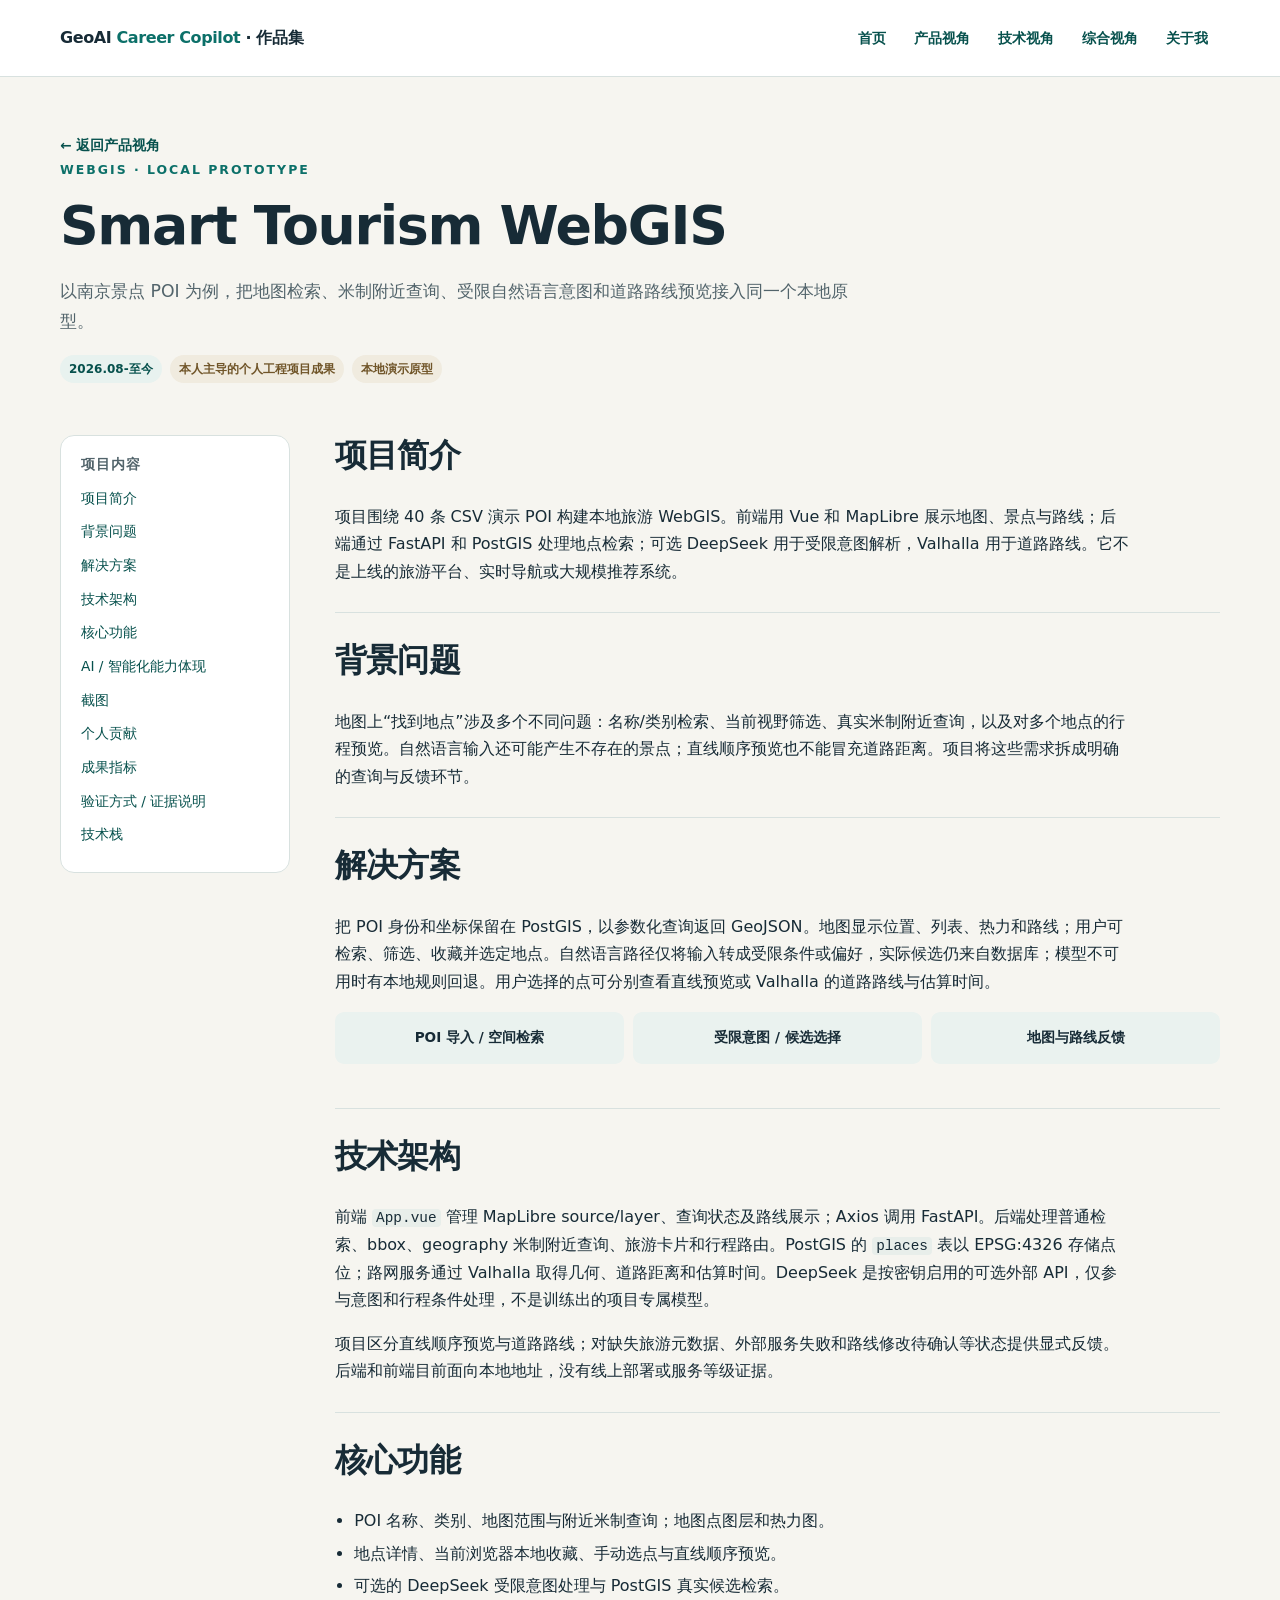
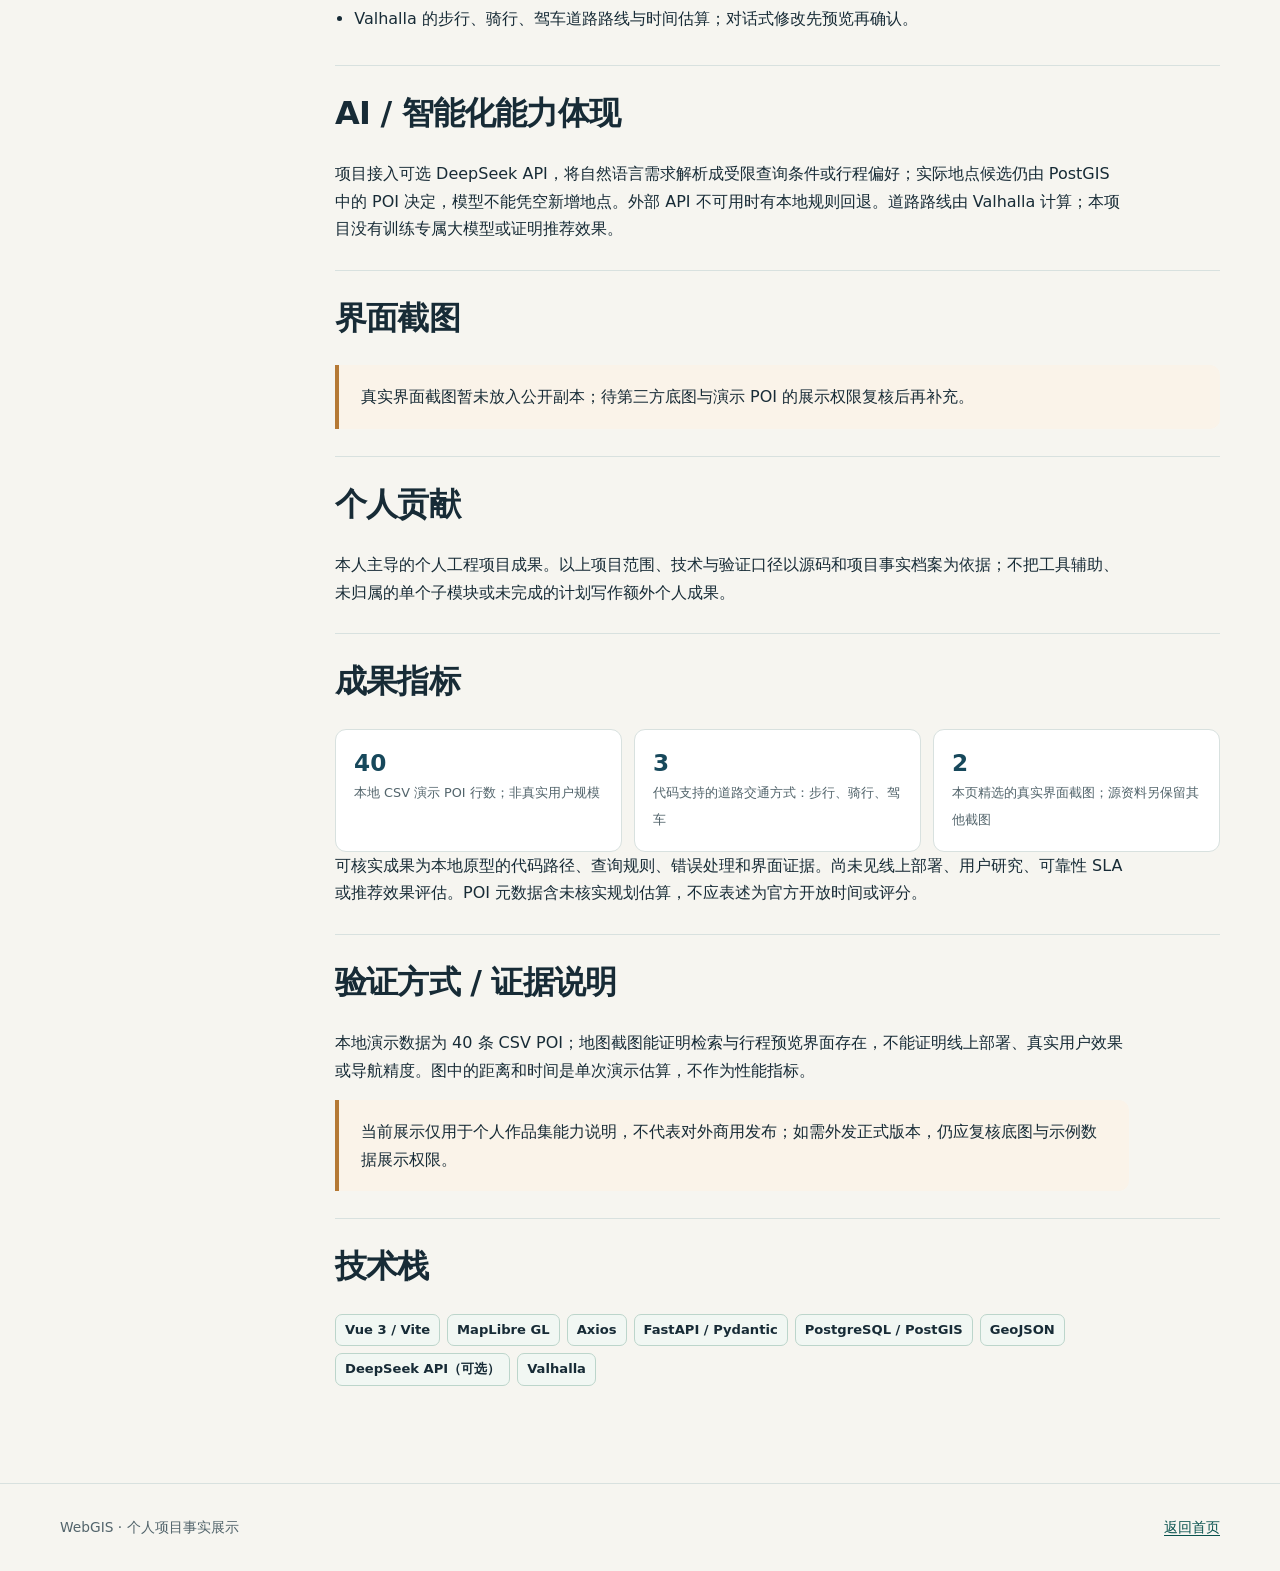
<file: projects/WebGIS.html>
<!doctype html>
<html lang="zh-CN"><head><meta charset="utf-8"><meta name="viewport" content="width=device-width, initial-scale=1"><meta name="description" content="Smart Tourism WebGIS：南京 POI 的空间查询、地图交互和行程预览原型。"><title>Smart Tourism WebGIS｜个人作品集</title><link rel="stylesheet" href="../assets/site.css"></head><body><header class="site-header"><div class="wrap header-inner"><a class="brand" href="../index.html">GeoAI <span>Career Copilot</span> · 作品集</a><nav class="site-nav" aria-label="主导航"><a href="../index.html">首页</a><a href="../product.html">产品视角</a><a href="../technical.html">技术视角</a><a href="../general.html">综合视角</a><a href="../about.html">关于我</a></nav></div></header><main><div class="wrap page-title"><a class="back" href="../product.html">← 返回产品视角</a><p class="eyebrow">WebGIS · Local Prototype</p><h1>Smart Tourism WebGIS</h1><p class="lead">以南京景点 POI 为例，把地图检索、米制附近查询、受限自然语言意图和道路路线预览接入同一个本地原型。</p><div class="kicker"><span class="tag">2026.08-至今</span><span class="pill">本人主导的个人工程项目成果</span><span class="pill">本地演示原型</span></div></div><div class="wrap article-layout"><aside class="toc" aria-label="页面目录"><h2>项目内容</h2><a href="#intro">项目简介</a><a href="#problem">背景问题</a><a href="#solution">解决方案</a><a href="#architecture">技术架构</a><a href="#features">核心功能</a><a href="#intelligence">AI / 智能化能力体现</a><a href="#screenshots">截图</a><a href="#contribution">个人贡献</a><a href="#outcomes">成果指标</a><a href="#verification">验证方式 / 证据说明</a><a href="#stack">技术栈</a></aside><article class="article">
<section id="intro"><h2>项目简介</h2><p>项目围绕 40 条 CSV 演示 POI 构建本地旅游 WebGIS。前端用 Vue 和 MapLibre 展示地图、景点与路线；后端通过 FastAPI 和 PostGIS 处理地点检索；可选 DeepSeek 用于受限意图解析，Valhalla 用于道路路线。它不是上线的旅游平台、实时导航或大规模推荐系统。</p></section>
<section id="problem"><h2>背景问题</h2><p>地图上“找到地点”涉及多个不同问题：名称/类别检索、当前视野筛选、真实米制附近查询，以及对多个地点的行程预览。自然语言输入还可能产生不存在的景点；直线顺序预览也不能冒充道路距离。项目将这些需求拆成明确的查询与反馈环节。</p></section>
<section id="solution"><h2>解决方案</h2><p>把 POI 身份和坐标保留在 PostGIS，以参数化查询返回 GeoJSON。地图显示位置、列表、热力和路线；用户可检索、筛选、收藏并选定地点。自然语言路径仅将输入转成受限条件或偏好，实际候选仍来自数据库；模型不可用时有本地规则回退。用户选择的点可分别查看直线预览或 Valhalla 的道路路线与估算时间。</p><div class="flow"><div>POI 导入 / 空间检索</div><div>受限意图 / 候选选择</div><div>地图与路线反馈</div></div></section>
<section id="architecture"><h2>技术架构</h2><p>前端 <code>App.vue</code> 管理 MapLibre source/layer、查询状态及路线展示；Axios 调用 FastAPI。后端处理普通检索、bbox、geography 米制附近查询、旅游卡片和行程路由。PostGIS 的 <code>places</code> 表以 EPSG:4326 存储点位；路网服务通过 Valhalla 取得几何、道路距离和估算时间。DeepSeek 是按密钥启用的可选外部 API，仅参与意图和行程条件处理，不是训练出的项目专属模型。</p><p>项目区分直线顺序预览与道路路线；对缺失旅游元数据、外部服务失败和路线修改待确认等状态提供显式反馈。后端和前端目前面向本地地址，没有线上部署或服务等级证据。</p></section>
<section id="features"><h2>核心功能</h2><ul class="fact-list"><li>POI 名称、类别、地图范围与附近米制查询；地图点图层和热力图。</li><li>地点详情、当前浏览器本地收藏、手动选点与直线顺序预览。</li><li>可选的 DeepSeek 受限意图处理与 PostGIS 真实候选检索。</li><li>Valhalla 的步行、骑行、驾车道路路线与时间估算；对话式修改先预览再确认。</li></ul></section>
<section id="intelligence"><h2>AI / 智能化能力体现</h2><p>项目接入可选 DeepSeek API，将自然语言需求解析成受限查询条件或行程偏好；实际地点候选仍由 PostGIS 中的 POI 决定，模型不能凭空新增地点。外部 API 不可用时有本地规则回退。道路路线由 Valhalla 计算；本项目没有训练专属大模型或证明推荐效果。</p></section>
<section id="screenshots"><h2>界面截图</h2><div class="notice warn">真实界面截图暂未放入公开副本；待第三方底图与演示 POI 的展示权限复核后再补充。</div></section>
<section id="contribution"><h2>个人贡献</h2><p>本人主导的个人工程项目成果。以上项目范围、技术与验证口径以源码和项目事实档案为依据；不把工具辅助、未归属的单个子模块或未完成的计划写作额外个人成果。</p></section>
<section id="outcomes"><h2>成果指标</h2><div class="metric-grid"><div class="metric"><strong>40</strong><span>本地 CSV 演示 POI 行数；非真实用户规模</span></div><div class="metric"><strong>3</strong><span>代码支持的道路交通方式：步行、骑行、驾车</span></div><div class="metric"><strong>2</strong><span>本页精选的真实界面截图；源资料另保留其他截图</span></div></div><p>可核实成果为本地原型的代码路径、查询规则、错误处理和界面证据。尚未见线上部署、用户研究、可靠性 SLA 或推荐效果评估。POI 元数据含未核实规划估算，不应表述为官方开放时间或评分。</p></section>
<section id="verification"><h2>验证方式 / 证据说明</h2><p>本地演示数据为 40 条 CSV POI；地图截图能证明检索与行程预览界面存在，不能证明线上部署、真实用户效果或导航精度。图中的距离和时间是单次演示估算，不作为性能指标。</p><p class="notice warn">当前展示仅用于个人作品集能力说明，不代表对外商用发布；如需外发正式版本，仍应复核底图与示例数据展示权限。</p></section>
<section id="stack"><h2>技术栈</h2><div class="stack"><span>Vue 3 / Vite</span><span>MapLibre GL</span><span>Axios</span><span>FastAPI / Pydantic</span><span>PostgreSQL / PostGIS</span><span>GeoJSON</span><span>DeepSeek API（可选）</span><span>Valhalla</span></div></section>
</article></div></main><footer class="site-footer"><div class="wrap"><span>WebGIS · 个人项目事实展示</span><a href="../index.html">返回首页</a></div></footer></body></html>
</file>
<file: assets/site.css>
:root{color-scheme:light;--ink:#172b36;--muted:#52646b;--paper:#f6f5f0;--card:#fff;--line:#d8e1df;--teal:#0c7069;--teal-dark:#07514d;--blue:#17485b;--gold:#b57935;--shadow:0 12px 35px rgba(23,43,54,.07)}
*{box-sizing:border-box}html{scroll-behavior:smooth}body{margin:0;background:var(--paper);color:var(--ink);font-family:"Noto Sans CJK SC","Microsoft YaHei","PingFang SC",system-ui,sans-serif;line-height:1.72}a{color:var(--teal-dark);text-underline-offset:3px}a:hover{color:var(--gold)}img{max-width:100%;height:auto}code{font-family:ui-monospace,SFMono-Regular,Consolas,monospace;font-size:.9em;background:#e8eeea;border-radius:4px;padding:1px 4px}h1,h2,h3,p{margin-top:0}h1,h2,h3{line-height:1.28;letter-spacing:-.025em}h1{font-size:clamp(2.25rem,5vw,4.3rem)}h2{font-size:clamp(1.45rem,2.7vw,2rem)}h3{font-size:1.1rem}p,li{max-width:78ch}.eyebrow{font-size:.78rem;font-weight:800;letter-spacing:.16em;text-transform:uppercase;color:var(--teal)}.muted{color:var(--muted)}.small{font-size:.89rem}.wrap{width:min(1160px,calc(100% - 40px));margin-inline:auto}.site-header{background:#fff;border-bottom:1px solid var(--line)}.header-inner{display:flex;align-items:center;justify-content:space-between;gap:20px;min-height:76px}.brand{font-size:1rem;font-weight:850;letter-spacing:-.025em;text-decoration:none;color:var(--ink)}.brand span{color:var(--teal)}.site-nav{display:flex;flex-wrap:wrap;gap:4px}.site-nav a{padding:9px 12px;text-decoration:none;font-size:.88rem;font-weight:650;border-radius:8px}.site-nav a[aria-current="page"],.site-nav a:hover{background:#e9f3f0;color:var(--teal-dark)}.hero{padding:clamp(60px,9vw,118px) 0 58px;background:linear-gradient(145deg,#e8f1ee 0%,#f6f5f0 65%)}.hero-grid{display:grid;grid-template-columns:minmax(0,1.2fr) minmax(300px,.8fr);gap:44px;align-items:end}.hero p.lead{font-size:1.14rem;max-width:64ch;color:#3e535b}.hero-panel{border:1px solid #c9dcd6;border-radius:18px;background:rgba(255,255,255,.78);padding:28px;box-shadow:var(--shadow)}.hero-panel .number{font-size:3rem;line-height:1;color:var(--teal);font-weight:850}.hero-panel ul{padding-left:1.2rem;margin-bottom:0}.actions{display:flex;flex-wrap:wrap;gap:10px;margin-top:27px}.button{display:inline-flex;align-items:center;justify-content:center;min-height:42px;padding:9px 16px;border:1px solid var(--teal);border-radius:9px;background:var(--teal);color:#fff;text-decoration:none;font-weight:750}.button:hover{background:var(--teal-dark);color:#fff}.button.secondary{background:transparent;color:var(--teal-dark)}.button.secondary:hover{background:#e6f1ee}.section{padding:64px 0}.section.compact{padding:42px 0}.section-heading{display:flex;justify-content:space-between;gap:20px;align-items:end;margin-bottom:26px}.section-heading p{margin-bottom:0}.grid{display:grid;grid-template-columns:repeat(3,minmax(0,1fr));gap:18px}.grid.two{grid-template-columns:repeat(2,minmax(0,1fr))}.card{border:1px solid var(--line);background:var(--card);border-radius:15px;padding:24px;box-shadow:var(--shadow)}.card h3{margin-bottom:10px}.card p:last-child{margin-bottom:0}.card .tag{margin-bottom:15px}.card-link{text-decoration:none;color:inherit;display:block}.card-link:hover{border-color:#98c7b9;transform:translateY(-2px);color:inherit}.tag,.pill{display:inline-block;padding:4px 9px;border-radius:999px;background:#e8f2ef;color:var(--teal-dark);font-size:.75rem;font-weight:750}.pill{background:#f0ebdf;color:#705529}.card-meta{font-size:.85rem;color:var(--muted);margin-top:18px}.project-index{counter-reset:project}.project-row{counter-increment:project;display:grid;grid-template-columns:48px minmax(0,1fr) auto;gap:18px;align-items:start;padding:23px 0;border-top:1px solid var(--line)}.project-row:before{content:counter(project,decimal-leading-zero);font-size:1rem;font-weight:800;color:var(--teal)}.project-row h3{margin:0 0 6px}.project-row p{margin:0}.project-row .row-link{font-weight:750;white-space:nowrap}.notice{padding:18px 22px;background:#eff4f1;border-left:4px solid var(--teal);border-radius:0 10px 10px 0}.notice.warn{background:#faf3e9;border-color:var(--gold)}.site-footer{border-top:1px solid var(--line);padding:32px 0;color:var(--muted);font-size:.86rem}.site-footer .wrap{display:flex;justify-content:space-between;gap:20px}.page-title{padding:54px 0 34px}.page-title h1{font-size:clamp(2rem,4.2vw,3.6rem);margin-bottom:16px}.page-title .lead{font-size:1.08rem;color:var(--muted);max-width:74ch}.kicker{display:flex;gap:8px;flex-wrap:wrap;margin:18px 0}.article-layout{display:grid;grid-template-columns:230px minmax(0,1fr);gap:45px;align-items:start;padding-bottom:70px}.toc{position:sticky;top:20px;border:1px solid var(--line);background:#fff;border-radius:14px;padding:20px}.toc h2{font-size:.85rem;letter-spacing:.08em;color:var(--muted);margin:0 0 8px}.toc a{display:block;padding:5px 0;font-size:.86rem;text-decoration:none}.article section{padding:27px 0;border-top:1px solid var(--line);scroll-margin-top:25px}.article section:first-child{border-top:0;padding-top:0}.article p:last-child{margin-bottom:0}.fact-list{margin:12px 0 0;padding-left:1.2rem}.fact-list li{margin:5px 0}.flow{display:grid;grid-template-columns:repeat(3,minmax(0,1fr));gap:9px;margin:17px 0}.flow div{padding:14px;border-radius:9px;background:#eaf2ef;font-size:.85rem;font-weight:700;text-align:center}.gallery{display:grid;grid-template-columns:repeat(2,minmax(0,1fr));gap:15px;margin:17px 0}.gallery figure{margin:0;background:#fff;border:1px solid var(--line);border-radius:12px;overflow:hidden}.gallery a{display:block}.gallery a:focus-visible{outline:3px solid var(--gold);outline-offset:-3px}.gallery img{display:block;width:100%;aspect-ratio:16/9;object-fit:contain;background:#e7e8e4}.gallery figcaption{font-size:.79rem;color:var(--muted);padding:11px 14px;line-height:1.55}.metric-grid{display:grid;grid-template-columns:repeat(3,minmax(0,1fr));gap:12px}.metric{background:#fff;border:1px solid var(--line);border-radius:11px;padding:18px}.metric strong{display:block;font-size:1.45rem;line-height:1.3;color:var(--blue)}.metric span{font-size:.8rem;color:var(--muted)}.source-note{font-size:.82rem;color:var(--muted);border-top:1px dashed var(--line);padding-top:14px;margin-top:20px}.jump{display:inline-block;margin-top:8px;font-size:.9rem;font-weight:750}.stack{display:flex;flex-wrap:wrap;gap:7px}.stack span{border:1px solid #bcd5cb;border-radius:7px;padding:4px 9px;background:#f1f7f3;font-size:.82rem;font-weight:650}.back{font-size:.86rem;font-weight:750;text-decoration:none}.editorial{max-width:75ch}.editorial h2{margin:36px 0 15px}.editorial h3{margin:26px 0 10px}@media(max-width:800px){.hero-grid,.article-layout{grid-template-columns:1fr}.toc{position:static}.grid{grid-template-columns:repeat(2,minmax(0,1fr))}.hero{padding-top:60px}.project-row{grid-template-columns:35px minmax(0,1fr)}.project-row .row-link{grid-column:2}.site-footer .wrap{display:block}}@media(max-width:600px){.wrap{width:min(100% - 28px,1160px)}.header-inner{display:block;padding:15px 0}.site-nav{margin-top:8px}.site-nav a{padding:6px 8px}.grid,.grid.two,.gallery,.metric-grid,.flow{grid-template-columns:1fr}.section{padding:44px 0}.section-heading{display:block}.page-title{padding-top:38px}}
/* Recruitment presentation additions */
.project-gallery{display:grid;grid-template-columns:repeat(6,minmax(0,1fr));gap:18px}
.project-card{grid-column:span 2;min-height:270px;display:flex;flex-direction:column;background:linear-gradient(155deg,#fff 0%,#f4f8f5 100%)}
.project-card.featured{grid-column:span 3;min-height:290px}
.project-card h3{font-size:1.55rem;margin:20px 0 12px}
.project-card p{font-size:.96rem;color:#40545a}
.project-card .jump{margin-top:auto;padding-top:20px}
.project-letter{display:inline-block;font-size:.75rem;font-weight:850;letter-spacing:.16em;color:var(--teal)}
.role-tags{display:flex;flex-wrap:wrap;gap:7px;margin-top:18px}
.role-tags span{border:1px solid #c7dbd3;background:#eaf3ee;color:#20574f;border-radius:999px;padding:3px 9px;font-size:.75rem;font-weight:750}
.case-list{display:grid;gap:26px}
.case-card{border:1px solid var(--line);border-radius:18px;background:#fff;padding:clamp(22px,3vw,36px);box-shadow:var(--shadow)}
.case-head{display:flex;align-items:start;justify-content:space-between;gap:24px;margin-bottom:24px}
.case-head h2{font-size:clamp(1.4rem,2.5vw,1.9rem);margin:10px 0 8px}
.case-head p{margin-bottom:0}
.case-head .button{white-space:nowrap}
.case-facts{display:grid;grid-template-columns:repeat(2,minmax(0,1fr));gap:11px;margin:0}
.case-facts div{padding:15px 17px;border-radius:10px;background:#f4f7f4}
.case-facts div:last-child:nth-child(odd){grid-column:span 2}
.case-facts dt{font-size:.79rem;font-weight:850;color:var(--teal-dark);margin-bottom:5px}
.case-facts dd{margin:0;font-size:.91rem;color:#35494e;line-height:1.64}
.about-grid{display:grid;grid-template-columns:repeat(2,minmax(0,1fr));gap:18px}
.about-grid h2{font-size:1.45rem}
.education-list{display:grid;grid-template-columns:repeat(2,minmax(0,1fr));gap:18px;margin:20px 0}
.education-item{padding:24px;border:1px solid var(--line);border-radius:14px;background:#fff}
.education-item h3{font-size:1.3rem;margin:17px 0 8px}
.education-item p:last-child{margin-bottom:0}
@media(max-width:850px){.project-card,.project-card.featured{grid-column:span 3}.case-head{display:block}.case-head .button{margin-top:12px}.about-grid,.education-list{grid-template-columns:1fr}}
@media(max-width:600px){.project-card,.project-card.featured{grid-column:span 6;min-height:auto}.case-facts{grid-template-columns:1fr}.case-facts div:last-child:nth-child(odd){grid-column:span 1}.case-card{padding:20px}}

/* v1.2: capability domains and verified image presentation */
.capability-section{background:#eaf1ee}.capability-grid{grid-template-columns:repeat(5,minmax(0,1fr))}.capability-grid .card{padding:20px}.capability-grid h3{font-size:1rem}.capability-grid p{font-size:.84rem}.domain-nav{display:flex;flex-wrap:wrap;gap:10px}.domain-nav a{padding:9px 14px;border:1px solid var(--line);border-radius:999px;background:#fff;text-decoration:none;font-weight:700}.domain-title{padding:20px 0 6px;scroll-margin-top:30px}.gallery figure:first-child:last-child{grid-column:1/-1}.gallery figcaption{max-width:none}@media(max-width:1000px){.capability-grid{grid-template-columns:repeat(3,minmax(0,1fr))}}@media(max-width:600px){.capability-grid{grid-template-columns:1fr}}
</file>
